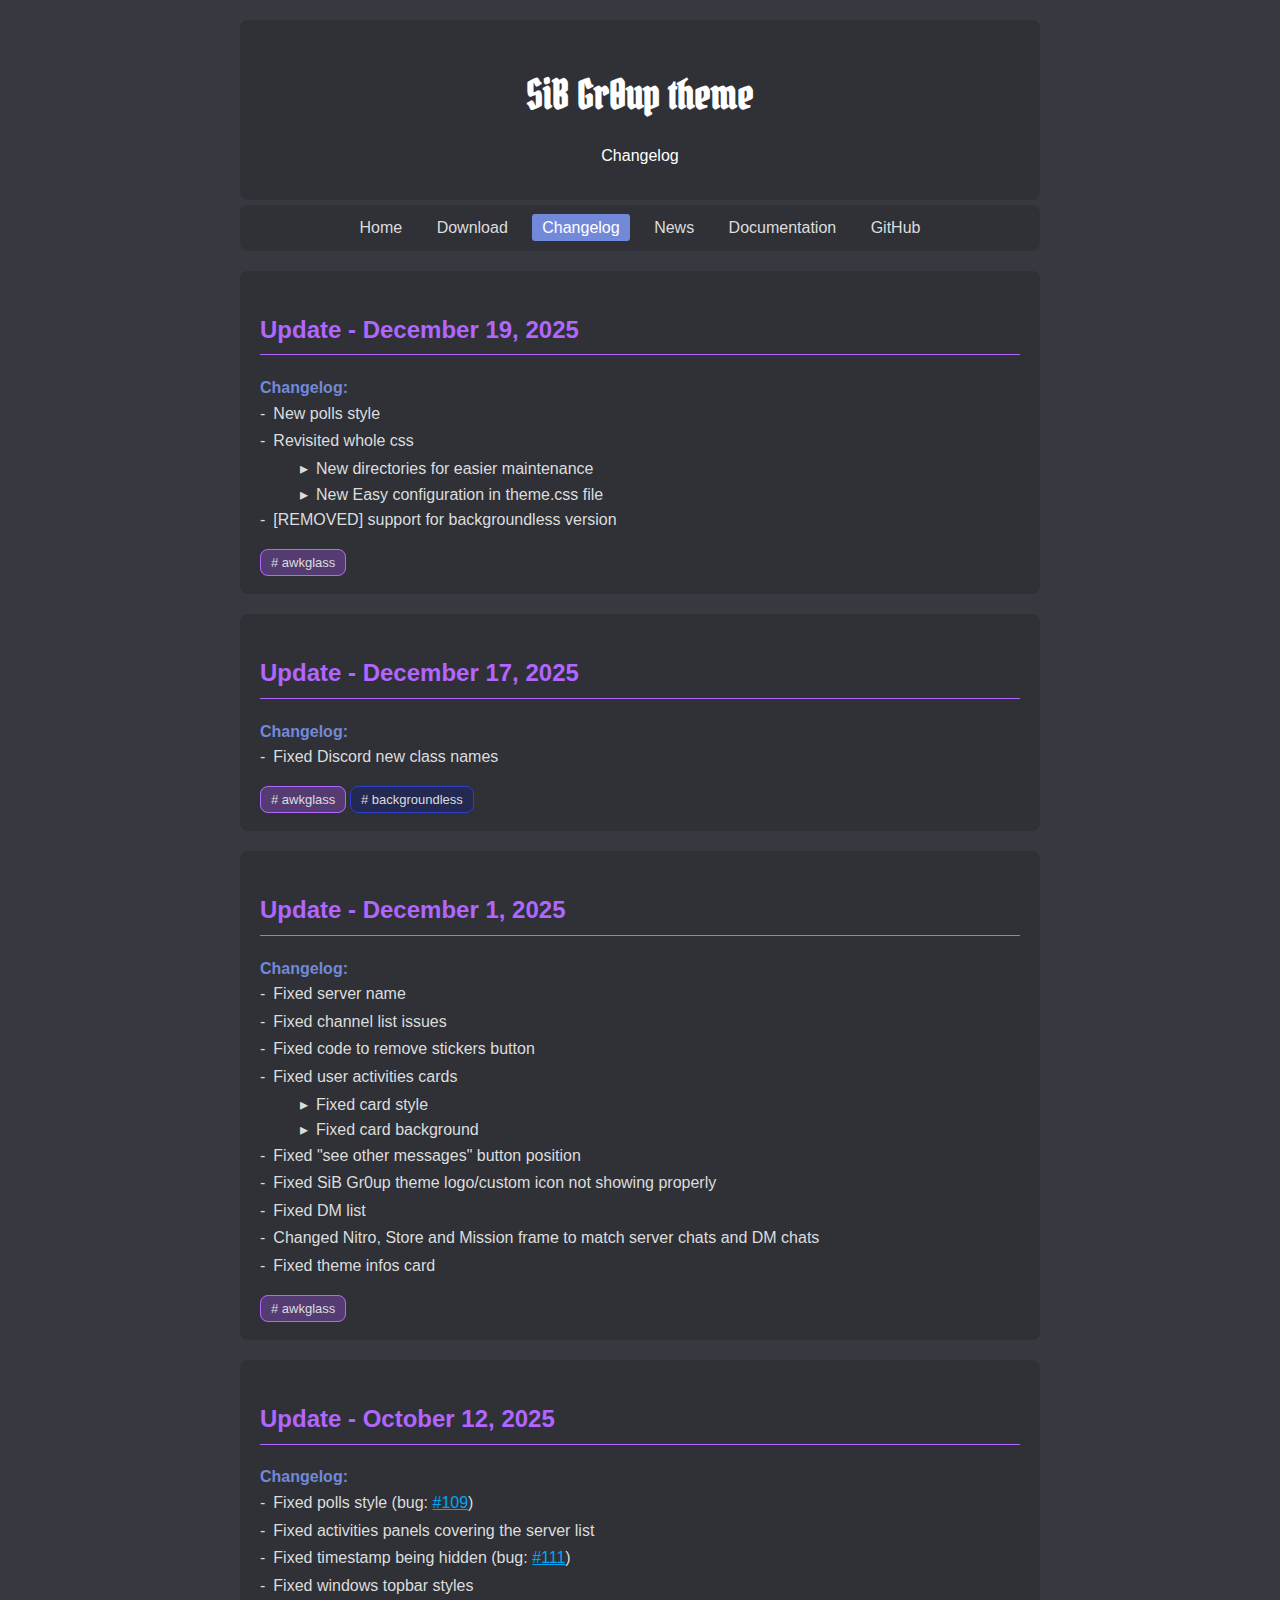
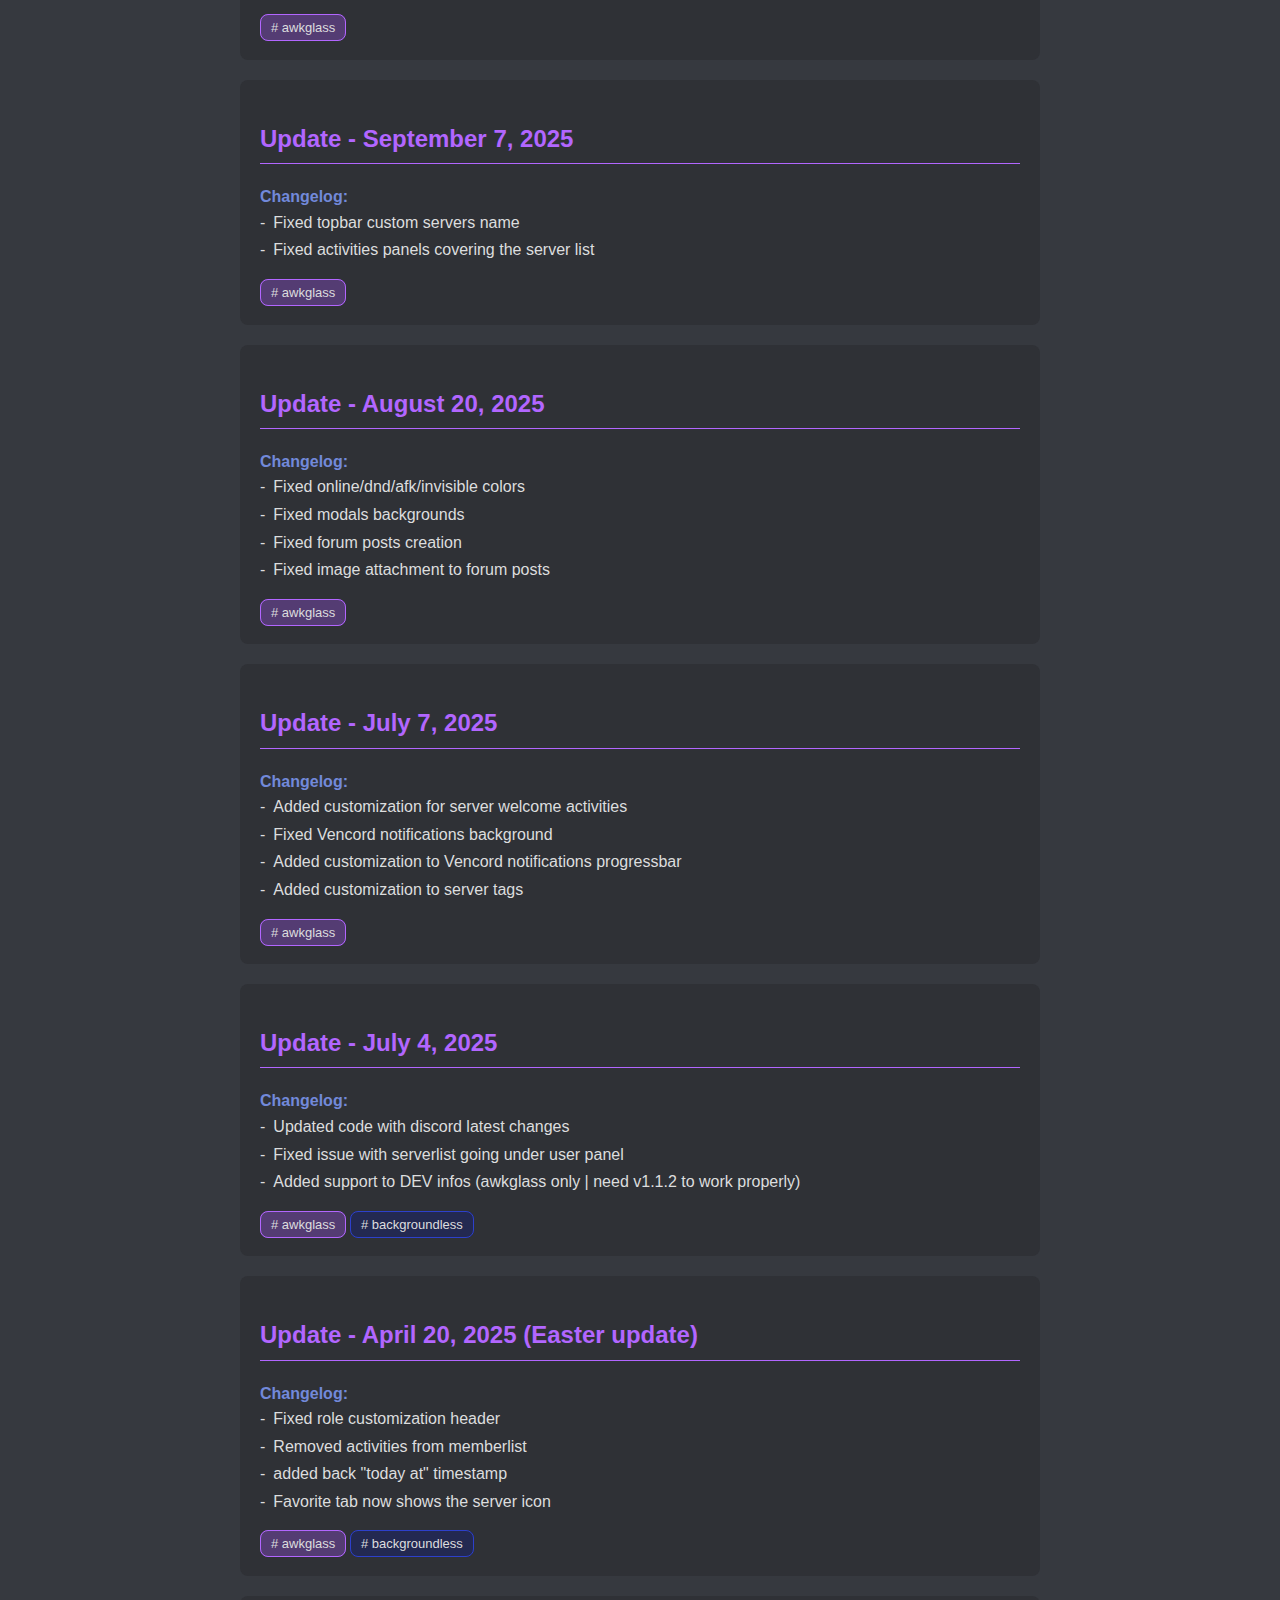
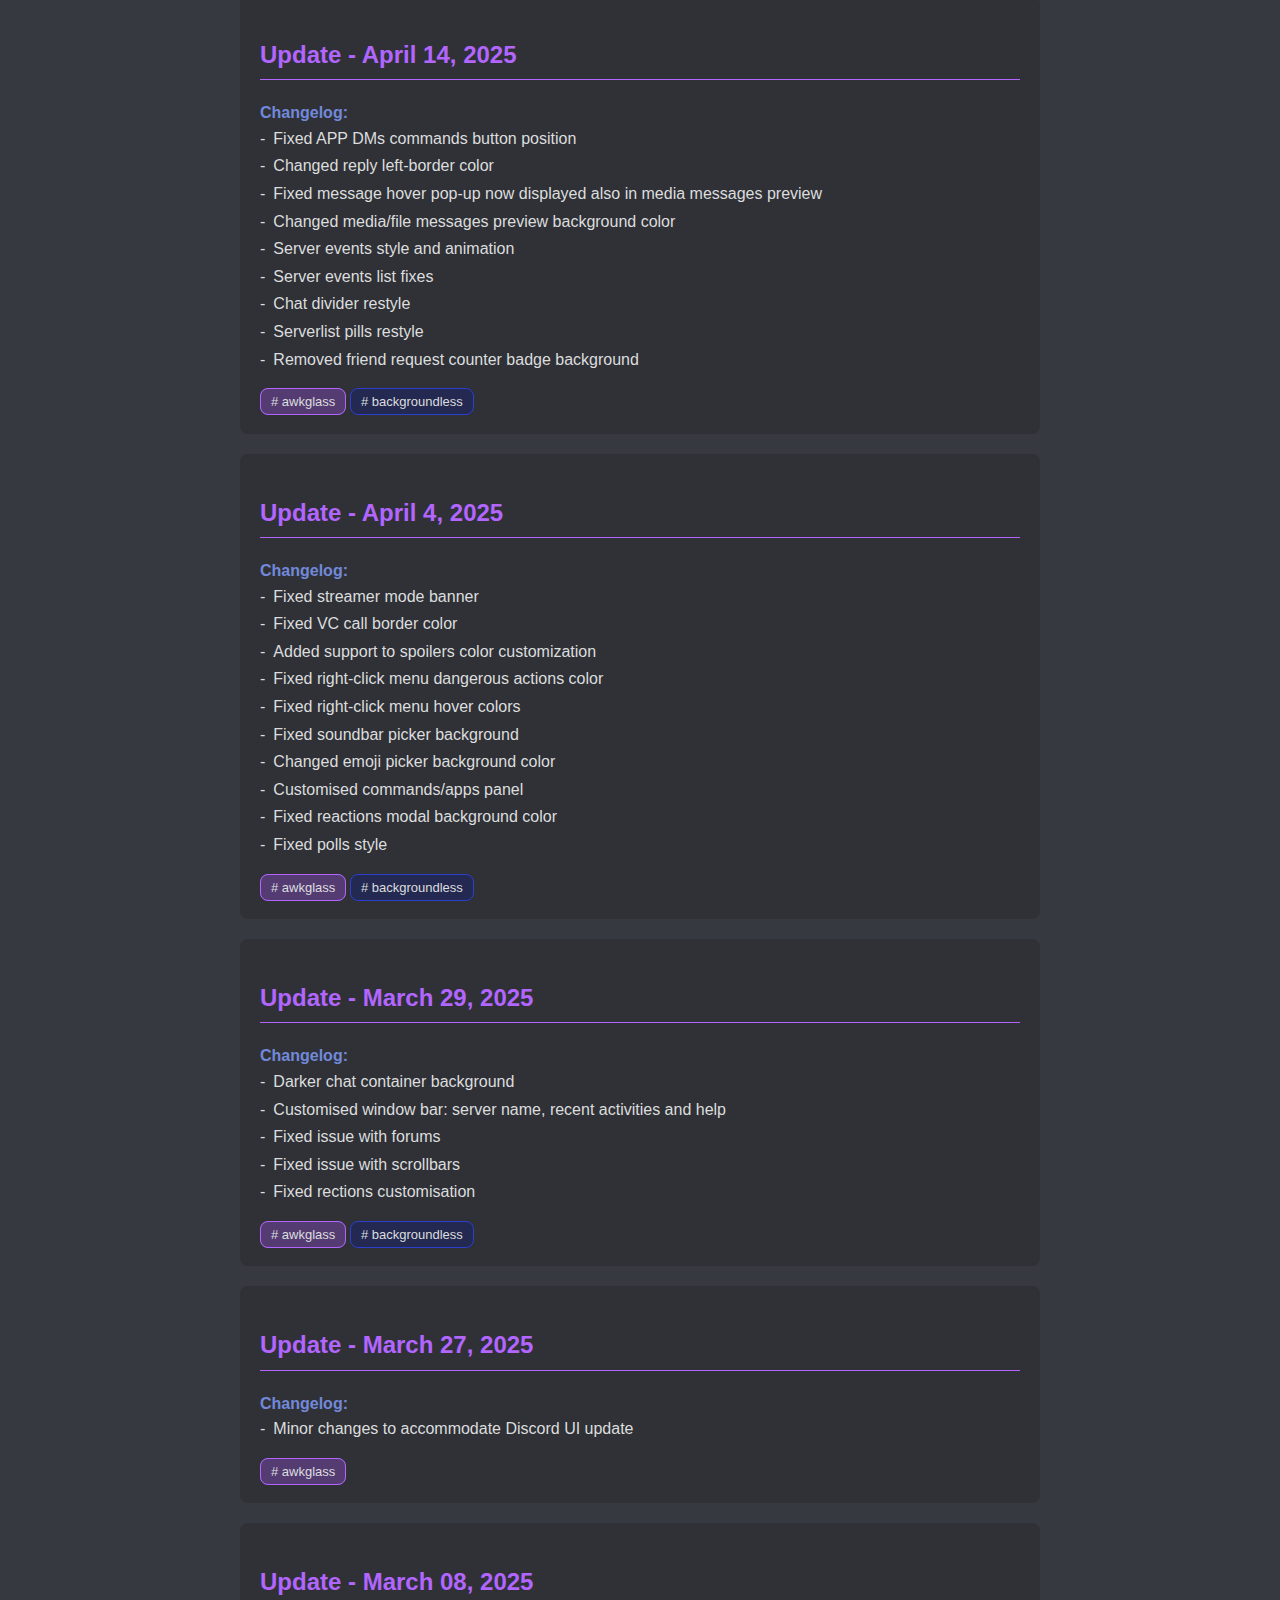
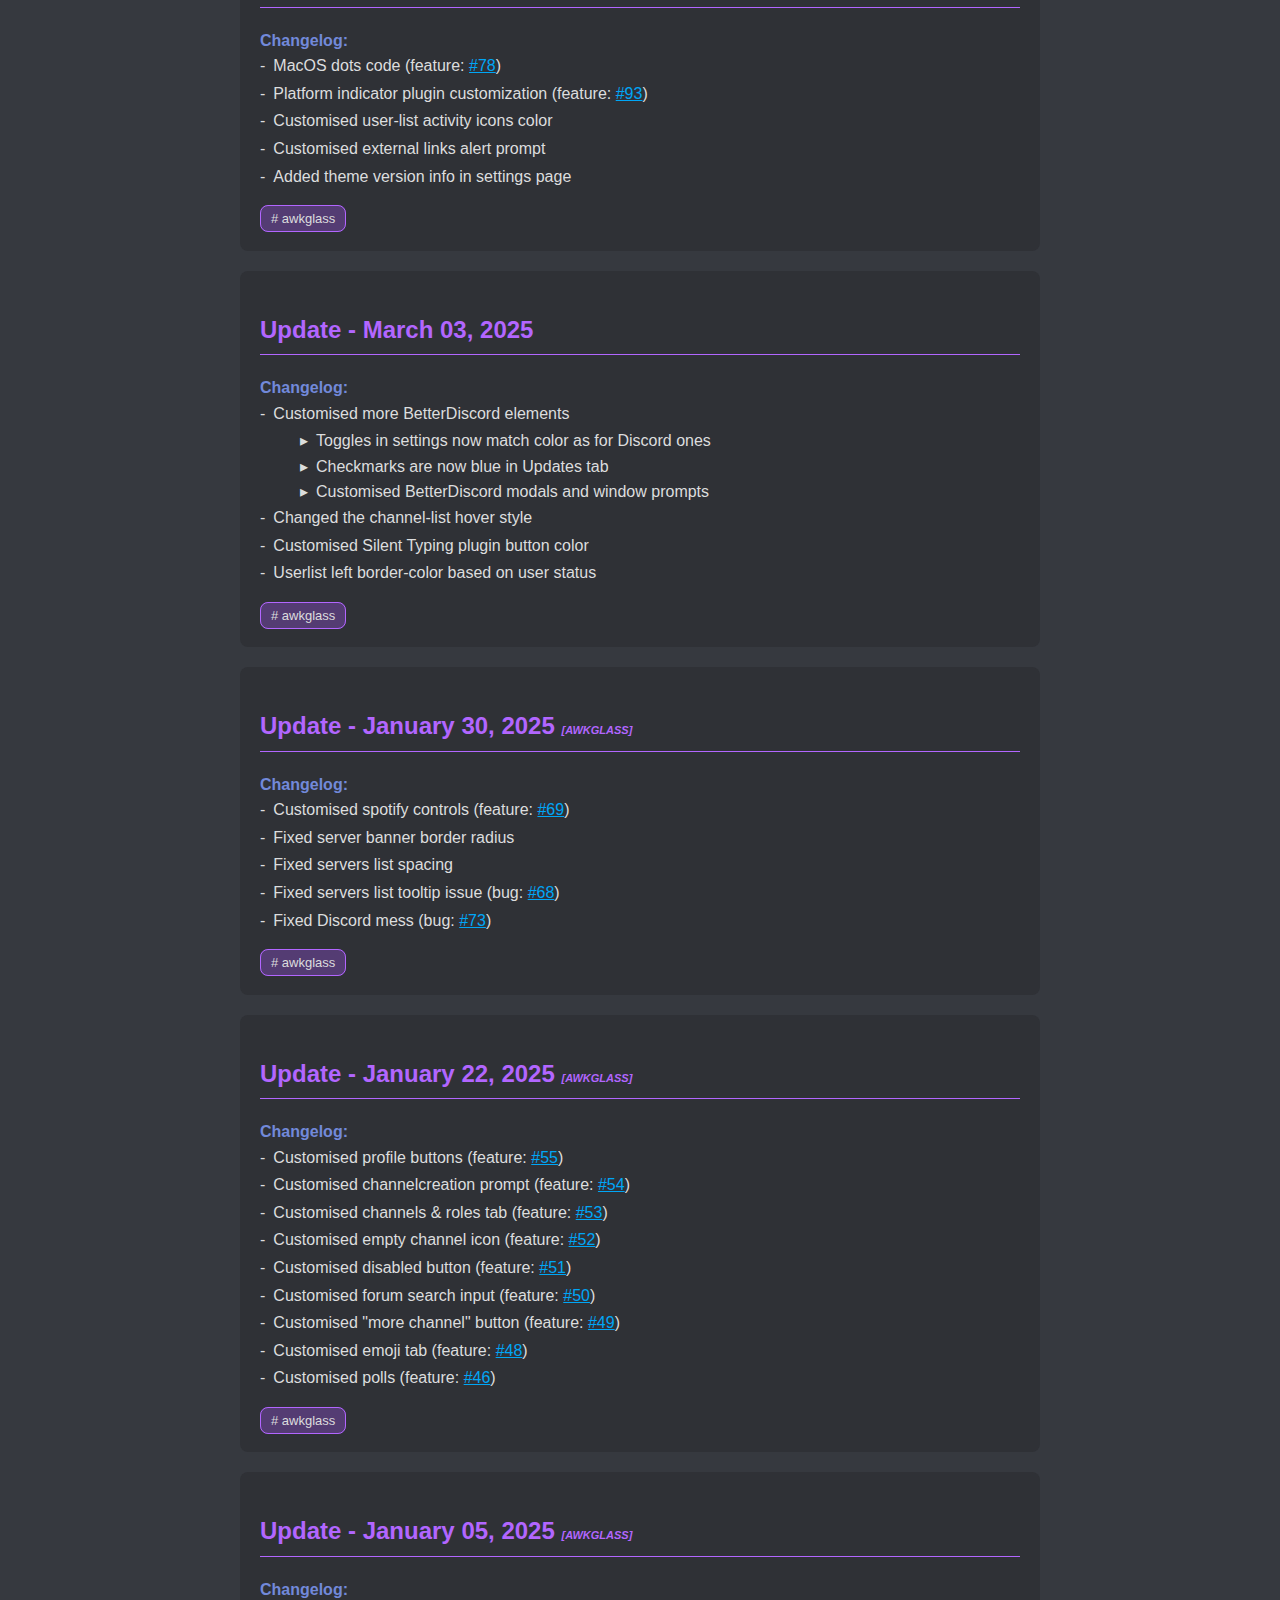
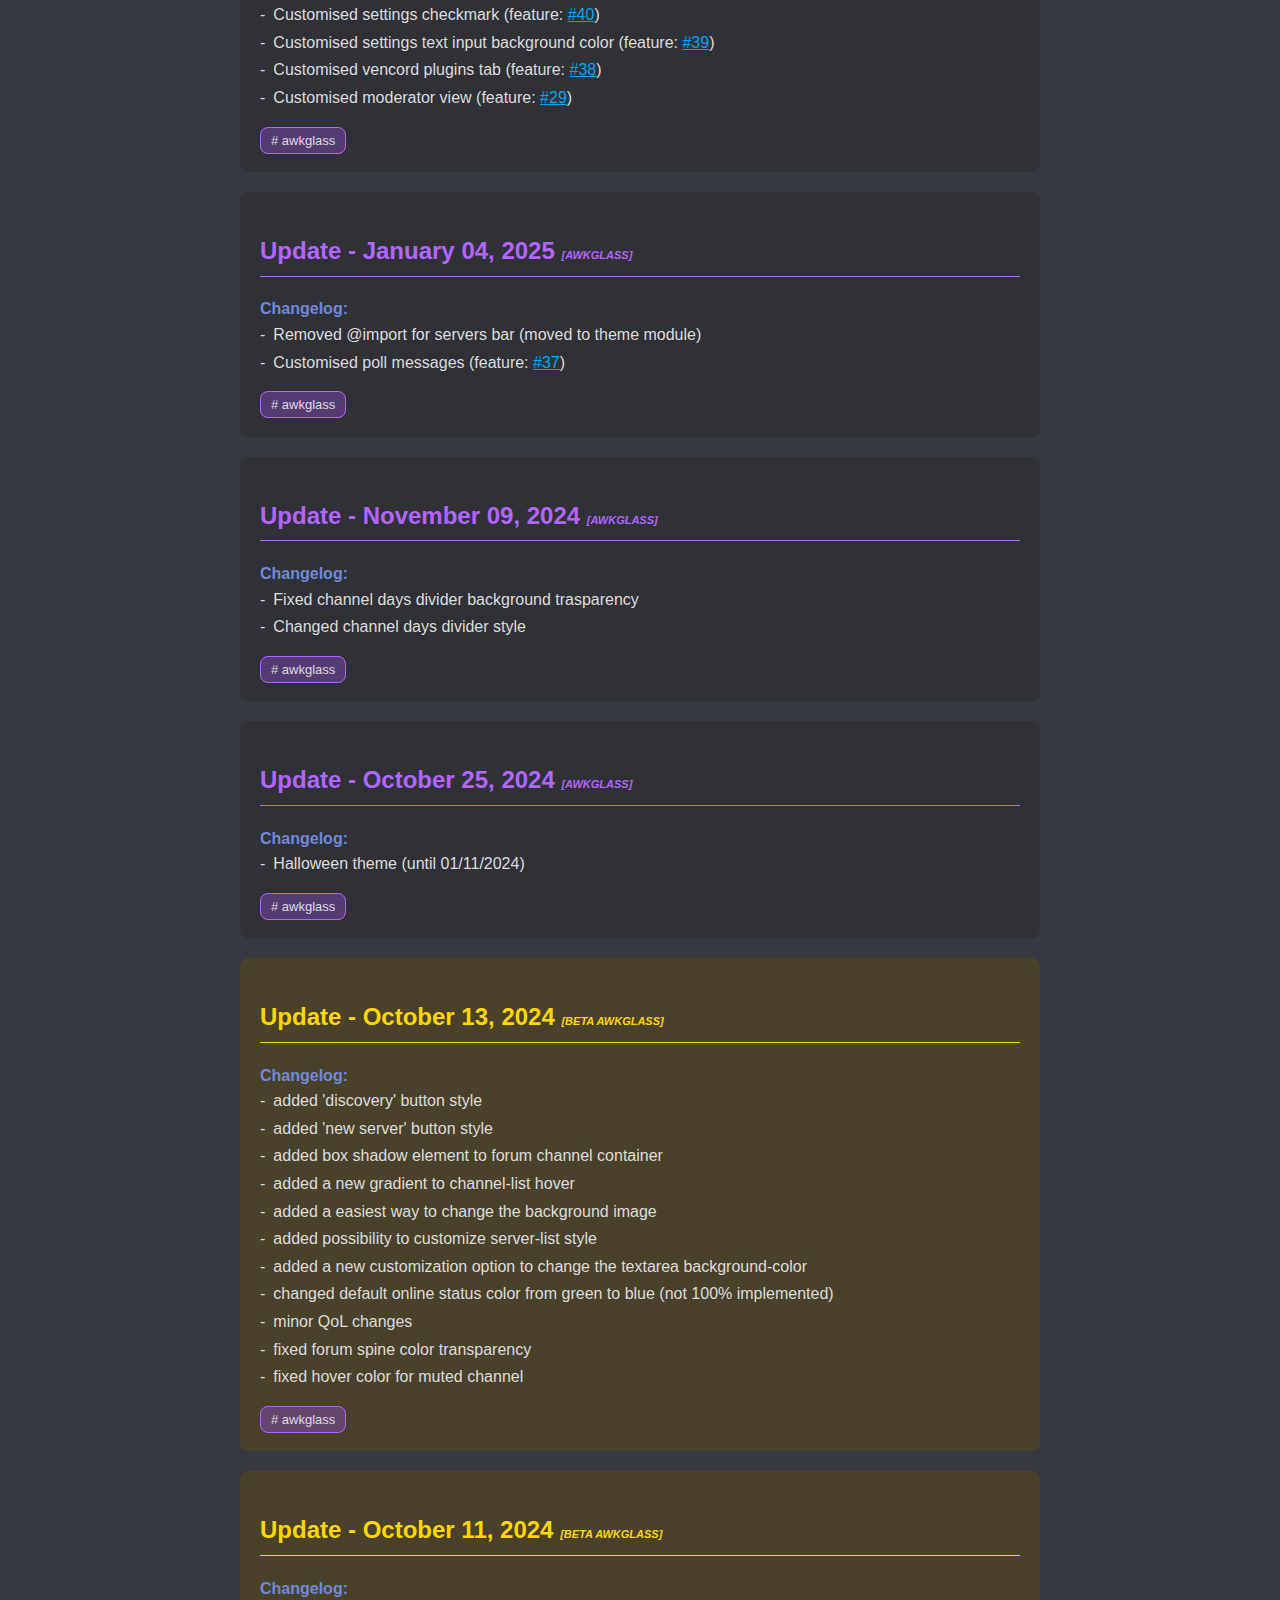
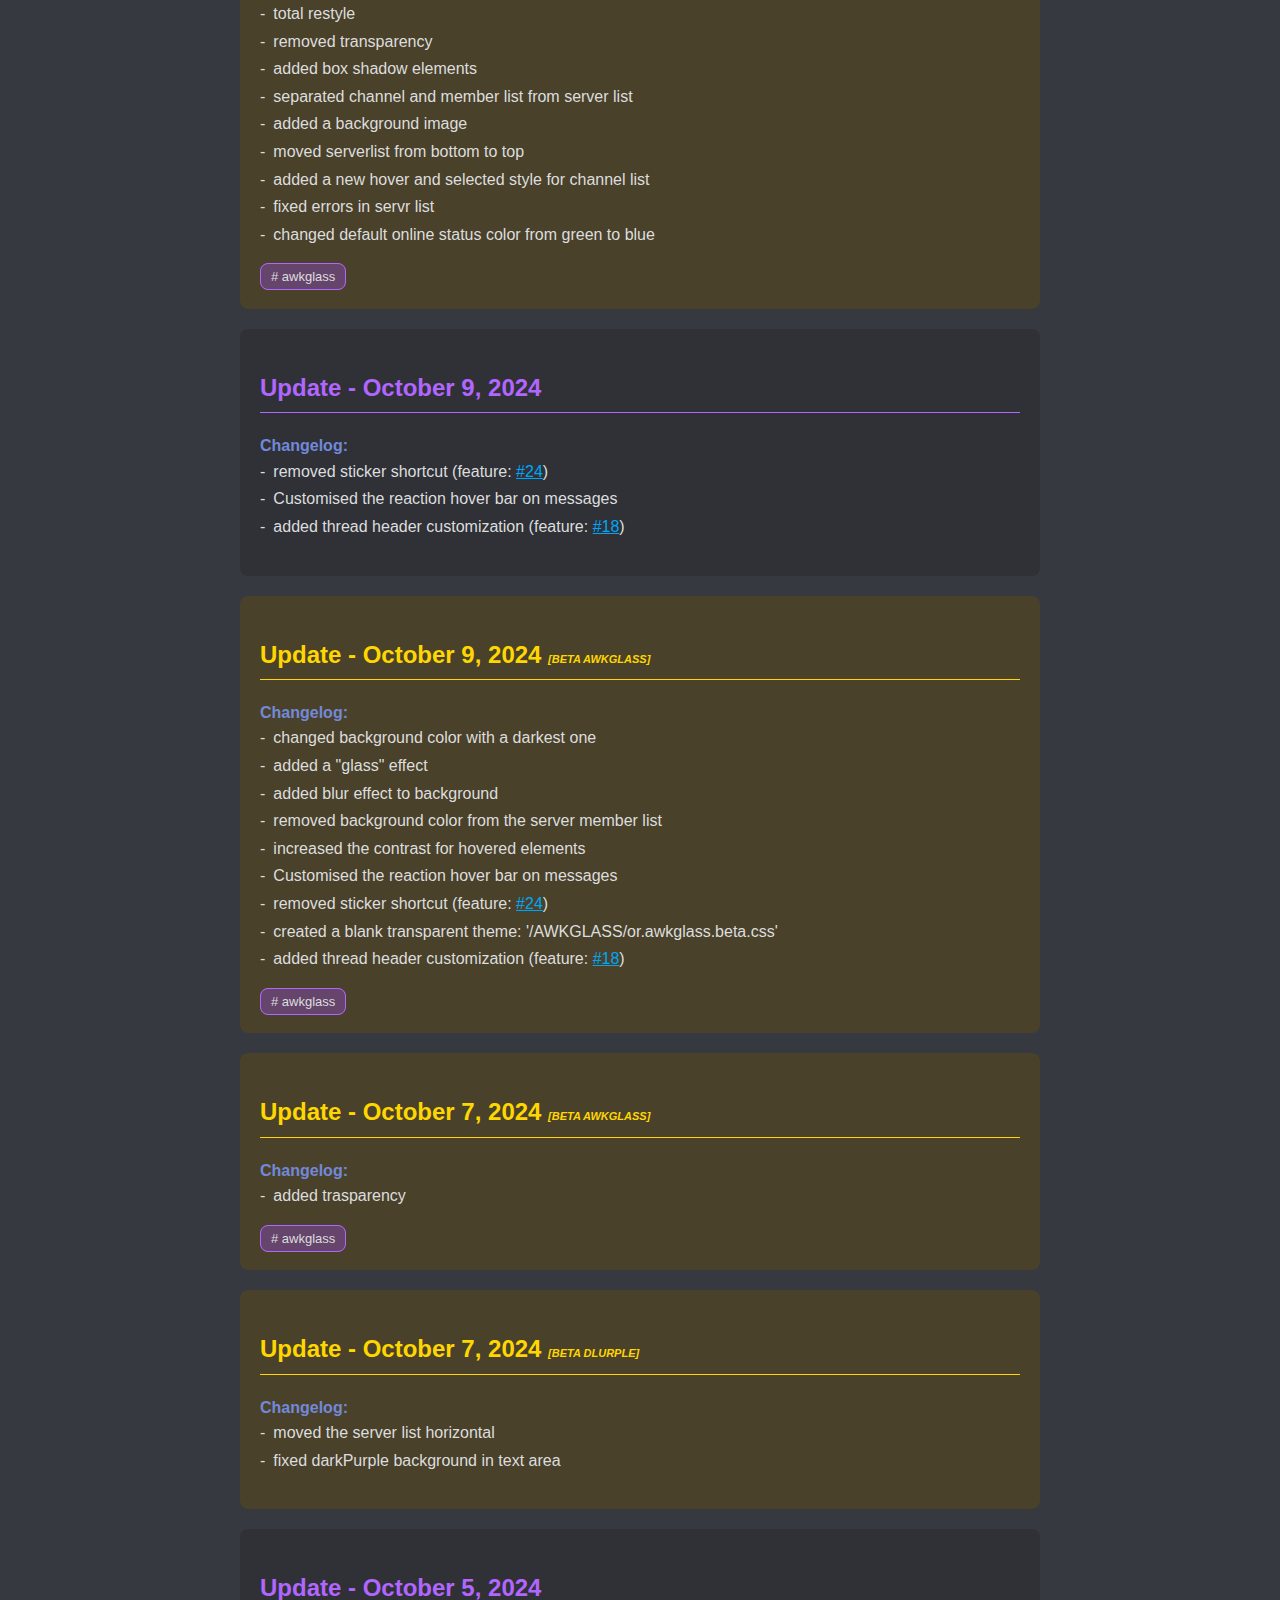
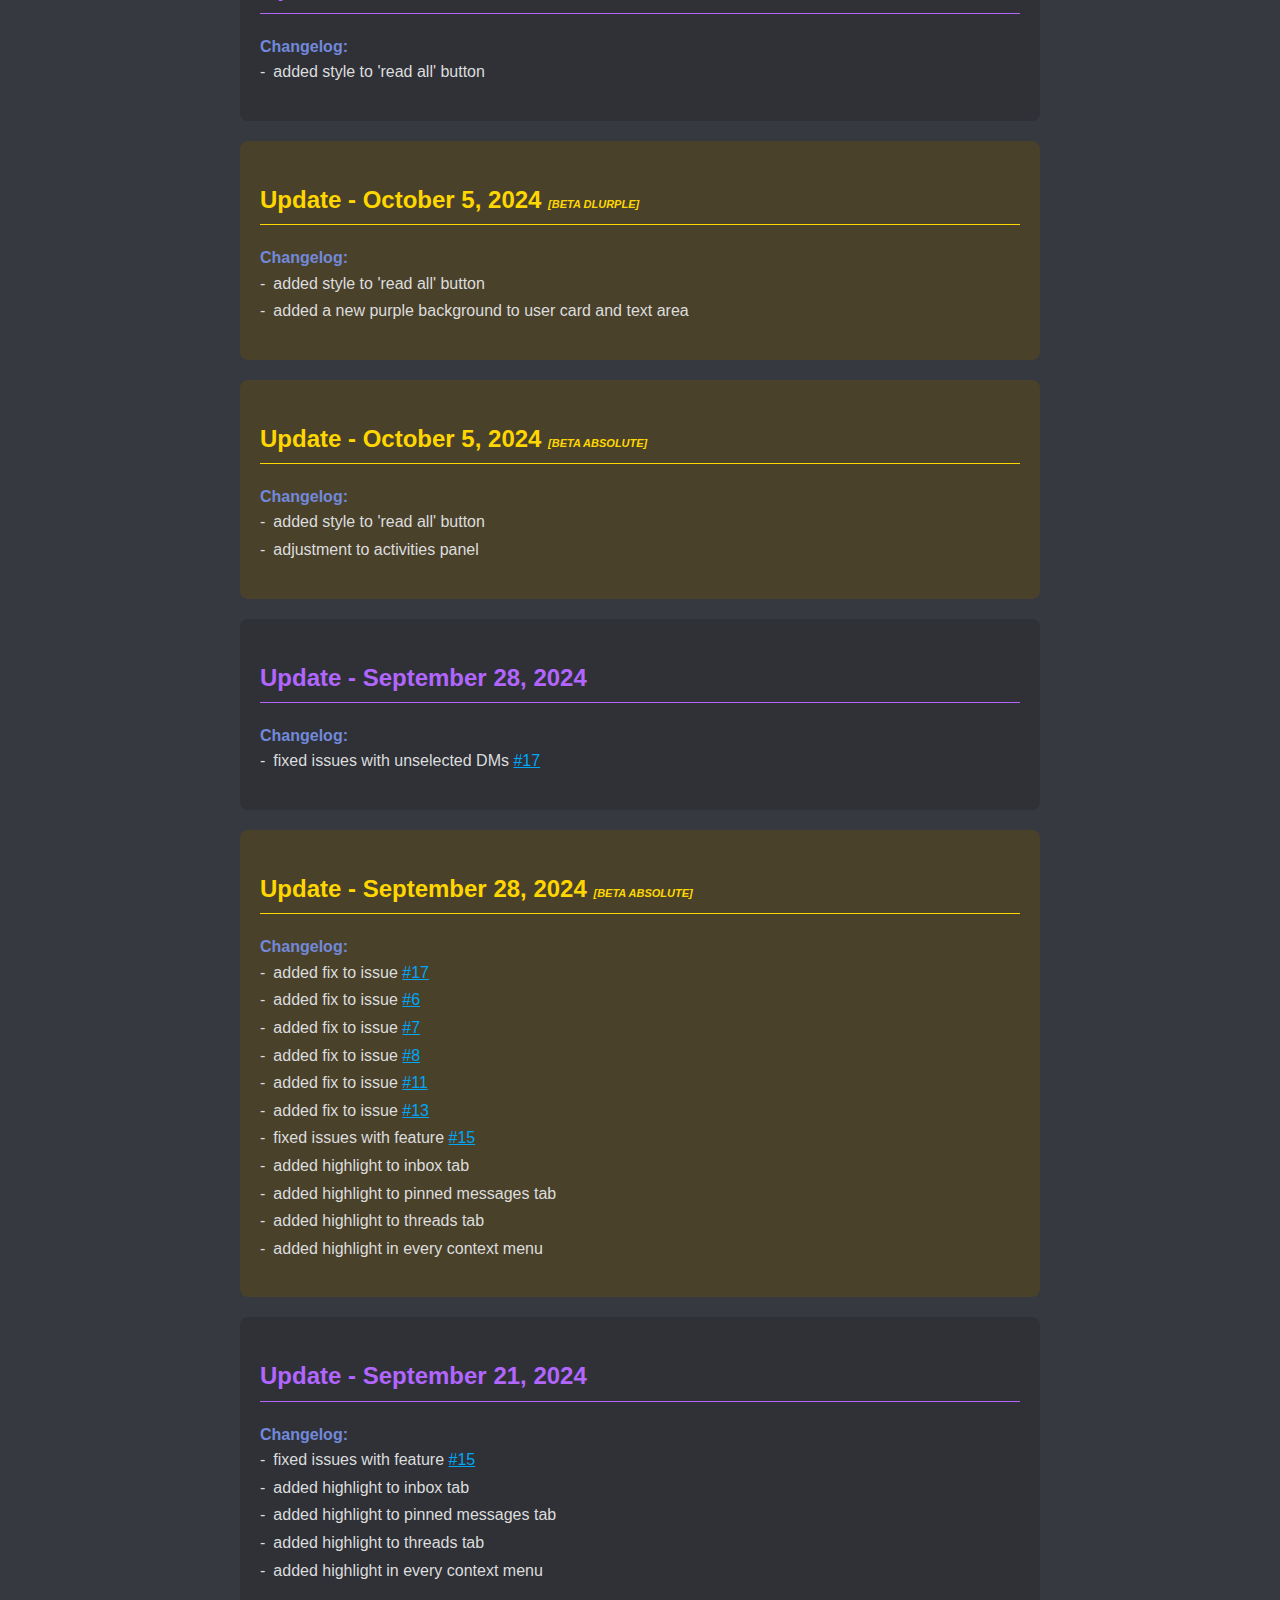
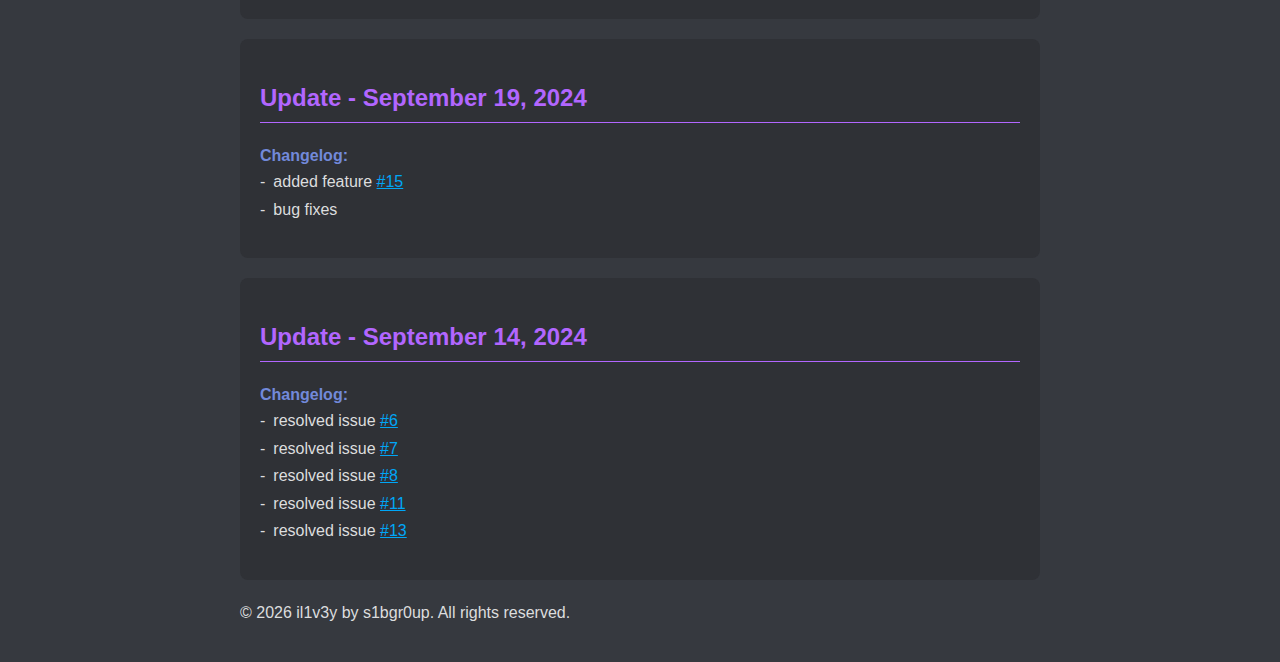
<file: changelog/index.html>
<!DOCTYPE html>
<html lang="en" prefix="og: https://ogp.me/ns#">

<head>
    <meta charset="UTF-8">
    <meta name="viewport" content="width=device-width, initial-scale=1.0">
    <title>Changelog - SiB Gr0up theme</title>
    <link href="https://fonts.googleapis.com/css2?family=Pirata+One&display=swap" rel="stylesheet">

    <meta name="msapplication-TileColor" content="#9f00a7">
    <meta name="theme-color" content="#ffffff">
    <meta property="og:title" content="Changelog" />
    <meta property="og:description" content="Changelog page for @il1v3y Discordia project" />
    <meta property="og:type" content="website" />
    <meta property="og:url" content="https://ind4skylivey.github.io/S1B-Discord/changelog/" />
    <meta property="og:image" content="https://i.imgur.com/rQ8Jokf.png" />
    <meta property="og:site_name" content="Discordia" />

    <style>
        body {
            font-family: Arial, sans-serif;
            line-height: 1.6;
            color: #dcddde;
            max-width: 800px;
            margin: 0 auto;
            padding: 20px;
            background-color: #36393f;
        }

        header {
            background-color: #2f3136;
            color: white;
            text-align: center;
            padding: 1rem;
            border-radius: 8px;
        }

        h1 {
            margin-bottom: 0;
            font-family: 'Pirata One', cursive;
            font-size: 2.5em;
        }

        .version-section {
            background-color: #2f3136;
            padding: 20px;
            margin: 20px 0;
            border-radius: 8px;
        }

        .version-title {
            color: #b266ff;
            border-bottom: 1px solid #b266ff;
            padding-bottom: 5px;
        }

        .changelog-list {
            list-style: none;
            padding-left: 0;
            margin-top: 0;
        }

        .changelog-list li::before {
            content: "-";
            padding-right: 8px;
        }

        .changelog-list li {
            margin-bottom: 2px;
        }

        .changelog-list le {
            display: list-item;
            list-style: none;
            padding-left: 0;
            margin-top: 0;
        }

        .changelog-list le::before {
            content: "▸";
            padding-right: 8px;
        }

        .changelog-type {
            font-weight: bold;
            color: #7289da;
        }

        .beta {
            background-color: #4a412a;
        }

        .beta .version-title {
            color: #ffd700;
            border-bottom-color: #ffd700;
        }

        warningtext {
            color: #ffd700;
        }

        /* tags */
        tag {
            font-size: 13px;
            -webkit-user-select: none;
            /* Safari */
            -ms-user-select: none;
            /* IE 10 and IE 11 */
            user-select: none;
            /* Standard syntax */
        }

        awktag {
            background-color: #904dd363;
            border: 1px solid #b266ff;
            border-radius: 8px;
            padding: 5px 10px;
        }

        awktag::after {
            content: "# awkglass";
        }

        bltag {
            background-color: #0f1d8359;
            border: 1px solid #2d40cb;
            border-radius: 8px;
            padding: 5px 10px;
        }

        bltag::after {
            content: "# backgroundless";
        }

        /* styles for navigation */
        nav {
            background-color: #2f3136;
            padding: 10px;
            margin-top: 5px;
            border-radius: 8px;
            text-align: center;
        }

        nav a {
            color: #dcddde;
            text-decoration: none;
            padding: 5px 10px;
            margin: 0 5px;
            border-radius: 3px;
            transition: background-color 0.3s;
        }

        nav a:hover {
            background-color: #b266ff;
            color: white;
        }

        nav a.active {
            background-color: #7289da;
            color: white;
        }

        li a {
            color: #00A6F6;
        }
    </style>
</head>

<body onload="updateCopyrightYear()">
    <header>
        <h1>SiB Gr0up theme</h1>
        <p>Changelog</p>
    </header>

    <nav>
        <a href="https://ind4skylivey.github.io/S1B-Discord">Home</a>
        <a href="https://ind4skylivey.github.io/S1B-Discord/releases">Download</a>
        <a href="#" class="active">Changelog</a>
        <a href="https://ind4skylivey.github.io/S1B-Discord/news">News</a>
        <a href="https://github.com/ind4skylivey/S1B-Discord/wiki">Documentation</a>
        <a href="https://github.com/ind4skylivey/S1B-Discord">GitHub</a>
    </nav>

    <main>

        <!--<section class="version-section">
            <h2 id="2025MMDD" class="version-title">Update - October X, 2025</h2>
            <span class="changelog-type">Changelog:</span>
            <ul class="changelog-list">
                <li></li>
            </ul>
            <tag>
                <awktag></awktag>
                <bltag></bltag>
            </tag>
        </section>-->

        <section class="version-section">
            <h2 id="20251218" class="version-title">Update - December 19, 2025</h2>
            <span class="changelog-type">Changelog:</span>
            <ul class="changelog-list">
                <li>New polls style</li>
                <li>Revisited whole css</li>
                <ul>
                    <le>New directories for easier maintenance</le>
                    <le>New Easy configuration in theme.css file</le>
                </ul>
                <li>[REMOVED] support for backgroundless version</li>
            </ul>
            <tag>
                <awktag></awktag>
            </tag>
        </section>

        <section class="version-section">
            <h2 id="20251217" class="version-title">Update - December 17, 2025</h2>
            <span class="changelog-type">Changelog:</span>
            <ul class="changelog-list">
                <li>Fixed Discord new class names</li>
            </ul>
            <tag>
                <awktag></awktag>
                <bltag></bltag>
            </tag>
        </section>

        <section class="version-section">
            <h2 id="20251201" class="version-title">Update - December 1, 2025</h2>
            <span class="changelog-type">Changelog:</span>
            <ul class="changelog-list">
                <li>Fixed server name</li>
                <li>Fixed channel list issues</li>
                <li>Fixed code to remove stickers button</li>
                <li>Fixed user activities cards</li>
                <ul>
                    <le>Fixed card style</le>
                    <le>Fixed card background</le>
                </ul>
                <li>Fixed "see other messages" button position</li>
                <li>Fixed SiB Gr0up theme logo/custom icon not showing properly</li>
                <li>Fixed DM list</li>
                <li>Changed Nitro, Store and Mission frame to match server chats and DM chats</li>
                <li>Fixed theme infos card</li>
            </ul>
            <tag>
                <awktag></awktag>
            </tag>
        </section>

        <section class="version-section">
            <h2 id="20251012" class="version-title">Update - October 12, 2025</h2>
            <span class="changelog-type">Changelog:</span>
            <ul class="changelog-list">
                <li>Fixed polls style (bug: <a href="https://github.com/ind4skylivey/S1B-Discord/issues/109">#109</a>)
                </li>
                <li>Fixed activities panels covering the server list</li>
                <li>Fixed timestamp being hidden (bug: <a
                        href="https://github.com/ind4skylivey/S1B-Discord/issues/111">#111</a>)</li>
                <li>Fixed windows topbar styles</li>
            </ul>
            <tag>
                <awktag></awktag>
            </tag>
        </section>

        <section class="version-section">
            <h2 id="20250907" class="version-title">Update - September 7, 2025</h2>
            <span class="changelog-type">Changelog:</span>
            <ul class="changelog-list">
                <li>Fixed topbar custom servers name</li>
                <li>Fixed activities panels covering the server list</li>
            </ul>
            <tag>
                <awktag></awktag>
            </tag>
        </section>

        <section class="version-section">
            <h2 id="20250820" class="version-title">Update - August 20, 2025</h2>
            <span class="changelog-type">Changelog:</span>
            <ul class="changelog-list">
                <li>Fixed online/dnd/afk/invisible colors</li>
                <li>Fixed modals backgrounds</li>
                <li>Fixed forum posts creation</li>
                <li>Fixed image attachment to forum posts</li>
            </ul>
            <tag>
                <awktag></awktag>
            </tag>
        </section>

        <section class="version-section">
            <h2 id="20250707" class="version-title">Update - July 7, 2025</h2>
            <span class="changelog-type">Changelog:</span>
            <ul class="changelog-list">
                <li>Added customization for server welcome activities</li>
                <li>Fixed Vencord notifications background</li>
                <li>Added customization to Vencord notifications progressbar</li>
                <li>Added customization to server tags</li>
            </ul>
            <tag>
                <awktag></awktag>
            </tag>
        </section>

        <section class="version-section">
            <h2 id="20250704" class="version-title">Update - July 4, 2025</h2>
            <span class="changelog-type">Changelog:</span>
            <ul class="changelog-list">
                <li>Updated code with discord latest changes</li>
                <li>Fixed issue with serverlist going under user panel</li>
                <li>Added support to DEV infos (awkglass only | need v1.1.2 to work properly)</li>
            </ul>
            <tag>
                <awktag></awktag>
                <bltag></bltag>
            </tag>
        </section>

        <section class="version-section">
            <h2 id="20250420" class="version-title">Update - April 20, 2025 (Easter update)</h2>
            <span class="changelog-type">Changelog:</span>
            <ul class="changelog-list">
                <li>Fixed role customization header</li>
                <li>Removed activities from memberlist</li>
                <li>added back "today at" timestamp</li>
                <li>Favorite tab now shows the server icon</li>
            </ul>
            <tag>
                <awktag></awktag>
                <bltag></bltag>
            </tag>
        </section>

        <section class="version-section">
            <h2 id="20250414" class="version-title">Update - April 14, 2025</h2>
            <span class="changelog-type">Changelog:</span>
            <ul class="changelog-list">
                <li>Fixed APP DMs commands button position</li>
                <li>Changed reply left-border color</li>
                <li>Fixed message hover pop-up now displayed also in media messages preview</li>
                <li>Changed media/file messages preview background color</li>
                <li>Server events style and animation</li>
                <li>Server events list fixes</li>
                <li>Chat divider restyle</li>
                <li>Serverlist pills restyle</li>
                <li>Removed friend request counter badge background</li>
            </ul>
            <tag>
                <awktag></awktag>
                <bltag></bltag>
            </tag>
        </section>

        <section class="version-section">
            <h2 id="20250404" class="version-title">Update - April 4, 2025</h2>
            <span class="changelog-type">Changelog:</span>
            <ul class="changelog-list">
                <li>Fixed streamer mode banner</li>
                <li>Fixed VC call border color</li>
                <li>Added support to spoilers color customization</li>
                <li>Fixed right-click menu dangerous actions color</li>
                <li>Fixed right-click menu hover colors</li>
                <li>Fixed soundbar picker background</li>
                <li>Changed emoji picker background color</li>
                <li>Customised commands/apps panel</li>
                <li>Fixed reactions modal background color</li>
                <li>Fixed polls style</li>
            </ul>
            <tag>
                <awktag></awktag>
                <bltag></bltag>
            </tag>
        </section>

        <section class="version-section">
            <h2 id="20250329" class="version-title">Update - March 29, 2025</h2>
            <span class="changelog-type">Changelog:</span>
            <ul class="changelog-list">
                <li>Darker chat container background</li>
                <li>Customised window bar: server name, recent activities and help</li>
                <li>Fixed issue with forums</li>
                <li>Fixed issue with scrollbars</li>
                <li>Fixed rections customisation</li>
            </ul>
            <tag>
                <awktag></awktag>
                <bltag></bltag>
            </tag>
        </section>

        <section class="version-section">
            <h2 id="20250327" class="version-title">Update - March 27, 2025</h2>
            <span class="changelog-type">Changelog:</span>
            <ul class="changelog-list">
                <li>Minor changes to accommodate Discord UI update</li>
            </ul>
            <tag>
                <awktag></awktag>
            </tag>
        </section>

        <section class="version-section">
            <h2 id="20250308" class="version-title">Update - March 08, 2025</h2>
            <span class="changelog-type">Changelog:</span>
            <ul class="changelog-list">
                <li>MacOS dots code (feature: <a href="https://github.com/ind4skylivey/S1B-Discord/issues/78">#78</a>)
                </li>
                <li>Platform indicator plugin customization (feature: <a
                        href="https://github.com/ind4skylivey/S1B-Discord/issues/93">#93</a>)</li>
                <li>Customised user-list activity icons color</li>
                <li>Customised external links alert prompt</li>
                <li>Added theme version info in settings page</li>
            </ul>
            <tag>
                <awktag></awktag>
            </tag>
        </section>

        <section class="version-section">
            <h2 id="20250303" class="version-title">Update - March 03, 2025</h2>
            <span class="changelog-type">Changelog:</span>
            <ul class="changelog-list">
                <li>Customised more BetterDiscord elements</li>
                <ul>
                    <le>Toggles in settings now match color as for Discord ones</le>
                    <le>Checkmarks are now blue in Updates tab</le>
                    <le>Customised BetterDiscord modals and window prompts</le>
                </ul>
                <li>Changed the channel-list hover style</li>
                <li>Customised Silent Typing plugin button color</li>
                <li>Userlist left border-color based on user status</li>
            </ul>
            <tag>
                <awktag></awktag>
            </tag>
        </section>

        <section class="version-section">
            <h2 id="20250130awkglass" class="version-title">Update - January 30, 2025 <i
                    style="font-size: 11px;">[AWKGLASS]</i></h2>
            <span class="changelog-type">Changelog:</span>
            <ul class="changelog-list">
                <li>Customised spotify controls (feature: <a
                        href="https://github.com/ind4skylivey/S1B-Discord/issues/69">#69</a>)</li>
                <li>Fixed server banner border radius</li>
                <li>Fixed servers list spacing</li>
                <li>Fixed servers list tooltip issue (bug: <a
                        href="https://github.com/ind4skylivey/S1B-Discord/issues/68">#68</a>)</li>
                <li>Fixed Discord mess (bug: <a href="https://github.com/ind4skylivey/S1B-Discord/issues/73">#73</a>)
                </li>
            </ul>
            <tag>
                <awktag></awktag>
            </tag>
        </section>

        <section class="version-section">
            <h2 id="20250122awkglass" class="version-title">Update - January 22, 2025 <i
                    style="font-size: 11px;">[AWKGLASS]</i></h2>
            <span class="changelog-type">Changelog:</span>
            <ul class="changelog-list">
                <li>Customised profile buttons (feature: <a
                        href="https://github.com/ind4skylivey/S1B-Discord/issues/55">#55</a>)</li>
                <li>Customised channelcreation prompt (feature: <a
                        href="https://github.com/ind4skylivey/S1B-Discord/issues/54">#54</a>)</li>
                <li>Customised channels & roles tab (feature: <a
                        href="https://github.com/ind4skylivey/S1B-Discord/issues/53">#53</a>)</li>
                <li>Customised empty channel icon (feature: <a
                        href="https://github.com/ind4skylivey/S1B-Discord/issues/52">#52</a>)</li>
                <li>Customised disabled button (feature: <a
                        href="https://github.com/ind4skylivey/S1B-Discord/issues/51">#51</a>)</li>
                <li>Customised forum search input (feature: <a
                        href="https://github.com/ind4skylivey/S1B-Discord/issues/50">#50</a>)</li>
                <li>Customised "more channel" button (feature: <a
                        href="https://github.com/ind4skylivey/S1B-Discord/issues/49">#49</a>)</li>
                <li>Customised emoji tab (feature: <a
                        href="https://github.com/ind4skylivey/S1B-Discord/issues/48">#48</a>)</li>
                <li>Customised polls (feature: <a href="https://github.com/ind4skylivey/S1B-Discord/issues/46">#46</a>)
                </li>
            </ul>
            <tag>
                <awktag></awktag>
            </tag>
        </section>

        <section class="version-section">
            <h2 id="20250105awkglass" class="version-title">Update - January 05, 2025 <i
                    style="font-size: 11px;">[AWKGLASS]</i></h2>
            <span class="changelog-type">Changelog:</span>
            <ul class="changelog-list">
                <li>Customised settings checkmark (feature: <a
                        href="https://github.com/ind4skylivey/S1B-Discord/issues/40">#40</a>)</li>
                <li>Customised settings text input background color (feature: <a
                        href="https://github.com/ind4skylivey/S1B-Discord/issues/39">#39</a>)</li>
                <li>Customised vencord plugins tab (feature: <a
                        href="https://github.com/ind4skylivey/S1B-Discord/issues/38">#38</a>)</li>
                <li>Customised moderator view (feature: <a
                        href="https://github.com/ind4skylivey/S1B-Discord/issues/29">#29</a>)</li>
            </ul>
            <tag>
                <awktag></awktag>
            </tag>
        </section>

        <section class="version-section">
            <h2 id="20250104awkglass" class="version-title">Update - January 04, 2025 <i
                    style="font-size: 11px;">[AWKGLASS]</i></h2>
            <span class="changelog-type">Changelog:</span>
            <ul class="changelog-list">
                <li>Removed @import for servers bar (moved to theme module)</li>
                <li>Customised poll messages (feature: <a
                        href="https://github.com/ind4skylivey/S1B-Discord/issues/37">#37</a>)</li>
            </ul>
            <tag>
                <awktag></awktag>
            </tag>
        </section>

        <section class="version-section">
            <h2 id="20241109awkglass" class="version-title">Update - November 09, 2024 <i
                    style="font-size: 11px;">[AWKGLASS]</i></h2>
            <span class="changelog-type">Changelog:</span>
            <ul class="changelog-list">
                <li>Fixed channel days divider background trasparency</li>
                <li>Changed channel days divider style</li>
            </ul>
            <tag>
                <awktag></awktag>
            </tag>
        </section>

        <section class="version-section">
            <h2 id="20241025awkglass" class="version-title">Update - October 25, 2024 <i
                    style="font-size: 11px;">[AWKGLASS]</i></h2>
            <span class="changelog-type">Changelog:</span>
            <ul class="changelog-list">
                <li>Halloween theme (until 01/11/2024)</li>
            </ul>
            <tag>
                <awktag></awktag>
            </tag>
        </section>

        <section class="version-section beta">
            <h2 id="20241013awkglass" class="version-title">Update - October 13, 2024 <i style="font-size: 11px;">[BETA
                    AWKGLASS]</i></h2>
            <span class="changelog-type">Changelog:</span>
            <ul class="changelog-list">
                <li>added 'discovery' button style</li>
                <li>added 'new server' button style</li>
                <li>added box shadow element to forum channel container</li>
                <li>added a new gradient to channel-list hover</li>
                <li>added a easiest way to change the background image</li>
                <li>added possibility to customize server-list style</li>
                <li>added a new customization option to change the textarea background-color</li>
                <li>changed default online status color from green to blue (not 100% implemented)</li>
                <li>minor QoL changes</li>
                <li>fixed forum spine color transparency</li>
                <li>fixed hover color for muted channel</li>
            </ul>
            <tag>
                <awktag></awktag>
            </tag>
        </section>

        <section class="version-section beta">
            <h2 id="20241011awkglass" class="version-title">Update - October 11, 2024 <i style="font-size: 11px;">[BETA
                    AWKGLASS]</i></h2>
            <span class="changelog-type">Changelog:</span>
            <ul class="changelog-list">
                <li>total restyle</li>
                <li>removed transparency</li>
                <li>added box shadow elements</li>
                <li>separated channel and member list from server list</li>
                <li>added a background image</li>
                <li>moved serverlist from bottom to top</li>
                <li>added a new hover and selected style for channel list</li>
                <li>fixed errors in servr list</li>
                <li>changed default online status color from green to blue</li>
            </ul>
            <tag>
                <awktag></awktag>
            </tag>
        </section>

        <section class="version-section">
            <h2 id="20241009" class="version-title">Update - October 9, 2024</h2>
            <span class="changelog-type">Changelog:</span>
            <ul class="changelog-list">
                <li>removed sticker shortcut (feature: <a
                        href="https://github.com/ind4skylivey/S1B-Discord/issues/24">#24</a>)</li>
                <li>Customised the reaction hover bar on messages</li>
                <li>added thread header customization (feature: <a
                        href="https://github.com/ind4skylivey/S1B-Discord/issues/18">#18</a>)</li>
            </ul>
        </section>

        <section class="version-section beta">
            <h2 id="20241009awkglass" class="version-title">Update - October 9, 2024 <i style="font-size: 11px;">[BETA
                    AWKGLASS]</i></h2>
            <span class="changelog-type">Changelog:</span>
            <ul class="changelog-list">
                <li>changed background color with a darkest one</li>
                <li>added a "glass" effect</li>
                <li>added blur effect to background</li>
                <li>removed background color from the server member list</li>
                <li>increased the contrast for hovered elements</li>
                <li>Customised the reaction hover bar on messages</li>
                <li>removed sticker shortcut (feature: <a
                        href="https://github.com/ind4skylivey/S1B-Discord/issues/24">#24</a>)</li>
                <li>created a blank transparent theme: '/AWKGLASS/or.awkglass.beta.css'</li>
                <li>added thread header customization (feature: <a
                        href="https://github.com/ind4skylivey/S1B-Discord/issues/18">#18</a>)</li>
            </ul>
            <tag>
                <awktag></awktag>
            </tag>
        </section>

        <section class="version-section beta">
            <h2 id="20241007awkglass" class="version-title">Update - October 7, 2024 <i style="font-size: 11px;">[BETA
                    AWKGLASS]</i></h2>
            <span class="changelog-type">Changelog:</span>
            <ul class="changelog-list">
                <li>added trasparency</li>
            </ul>
            <tag>
                <awktag></awktag>
            </tag>
        </section>

        <section class="version-section beta">
            <h2 id="20241007dlurple" class="version-title">Update - October 7, 2024 <i style="font-size: 11px;">[BETA
                    DLURPLE]</i></h2>
            <span class="changelog-type">Changelog:</span>
            <ul class="changelog-list">
                <li>moved the server list horizontal</li>
                <li>fixed darkPurple background in text area</li>
            </ul>
        </section>

        <section class="version-section">
            <h2 id="20241005" class="version-title">Update - October 5, 2024</h2>
            <span class="changelog-type">Changelog:</span>
            <ul class="changelog-list">
                <li>added style to 'read all' button</li>
            </ul>
        </section>

        <section class="version-section beta">
            <h2 id="20241005dlurple" class="version-title">Update - October 5, 2024 <i style="font-size: 11px;">[BETA
                    DLURPLE]</i></h2>
            <span class="changelog-type">Changelog:</span>
            <ul class="changelog-list">
                <li>added style to 'read all' button</li>
                <li>added a new purple background to user card and text area</li>
            </ul>
        </section>

        <section class="version-section beta">
            <h2 id="20241005absolute" class="version-title">Update - October 5, 2024 <i style="font-size: 11px;">[BETA
                    ABSOLUTE]</i></h2>
            <span class="changelog-type">Changelog:</span>
            <ul class="changelog-list">
                <li>added style to 'read all' button</li>
                <li>adjustment to activities panel</li>
            </ul>
        </section>

        <section class="version-section">
            <h2 id="20240928" class="version-title">Update - September 28, 2024</h2>
            <span class="changelog-type">Changelog:</span>
            <ul class="changelog-list">
                <li>fixed issues with unselected DMs <a
                        href="https://github.com/ind4skylivey/S1B-Discord/issues/17">#17</a></li>
            </ul>
        </section>

        <section class="version-section beta">
            <h2 id="20240928absolute" class="version-title">Update - September 28, 2024 <i
                    style="font-size: 11px;">[BETA ABSOLUTE]</i></h2>
            <span class="changelog-type">Changelog:</span>
            <ul class="changelog-list">
                <li>added fix to issue <a href="https://github.com/ind4skylivey/S1B-Discord/issues/17">#17</a></li>
                <li>added fix to issue <a href="https://github.com/ind4skylivey/S1B-Discord/issues/6">#6</a></li>
                <li>added fix to issue <a href="https://github.com/ind4skylivey/S1B-Discord/issues/7">#7</a></li>
                <li>added fix to issue <a href="https://github.com/ind4skylivey/S1B-Discord/issues/8">#8</a></li>
                <li>added fix to issue <a href="https://github.com/ind4skylivey/S1B-Discord/issues/11">#11</a></li>
                <li>added fix to issue <a href="https://github.com/ind4skylivey/S1B-Discord/issues/13">#13</a></li>
                <li>fixed issues with feature <a href="https://github.com/ind4skylivey/S1B-Discord/issues/15">#15</a>
                </li>
                <li>added highlight to inbox tab</li>
                <li>added highlight to pinned messages tab</li>
                <li>added highlight to threads tab</li>
                <li>added highlight in every context menu</li>
            </ul>
        </section>

        <section class="version-section">
            <h2 id="20240921" class="version-title">Update - September 21, 2024</h2>
            <span class="changelog-type">Changelog:</span>
            <ul class="changelog-list">
                <li>fixed issues with feature <a href="https://github.com/ind4skylivey/S1B-Discord/issues/15">#15</a>
                </li>
                <li>added highlight to inbox tab</li>
                <li>added highlight to pinned messages tab</li>
                <li>added highlight to threads tab</li>
                <li>added highlight in every context menu</li>
            </ul>
        </section>

        <section class="version-section">
            <h2 id="20240919" class="version-title">Update - September 19, 2024</h2>
            <span class="changelog-type">Changelog:</span>
            <ul class="changelog-list">
                <li>added feature <a href="https://github.com/ind4skylivey/S1B-Discord/issues/15">#15</a></li>
                <li>bug fixes</li>
            </ul>
        </section>

        <section class="version-section">
            <h2 id="20240914" class="version-title">Update - September 14, 2024</h2>
            <span class="changelog-type">Changelog:</span>
            <ul class="changelog-list">
                <li>resolved issue <a href="https://github.com/ind4skylivey/S1B-Discord/issues/6">#6</a></li>
                <li>resolved issue <a href="https://github.com/ind4skylivey/S1B-Discord/issues/7">#7</a></li>
                <li>resolved issue <a href="https://github.com/ind4skylivey/S1B-Discord/issues/8">#8</a></li>
                <li>resolved issue <a href="https://github.com/ind4skylivey/S1B-Discord/issues/11">#11</a></li>
                <li>resolved issue <a href="https://github.com/ind4skylivey/S1B-Discord/issues/13">#13</a></li>
            </ul>
        </section>

    </main>

    <footer>
        <p>&copy; 202X il1v3y by s1bgr0up. All rights reserved.</p>
    </footer>

    <script>
        function updateCopyrightYear(selector = 'footer p') {
            const yearElement = document.querySelector(selector);
            if (yearElement) {
                const currentYear = new Date().getFullYear();
                yearElement.innerHTML = `&copy; ${currentYear} il1v3y by s1bgr0up. All rights reserved.`;
            }
        }
    </script>

</body>

</html>
</file>
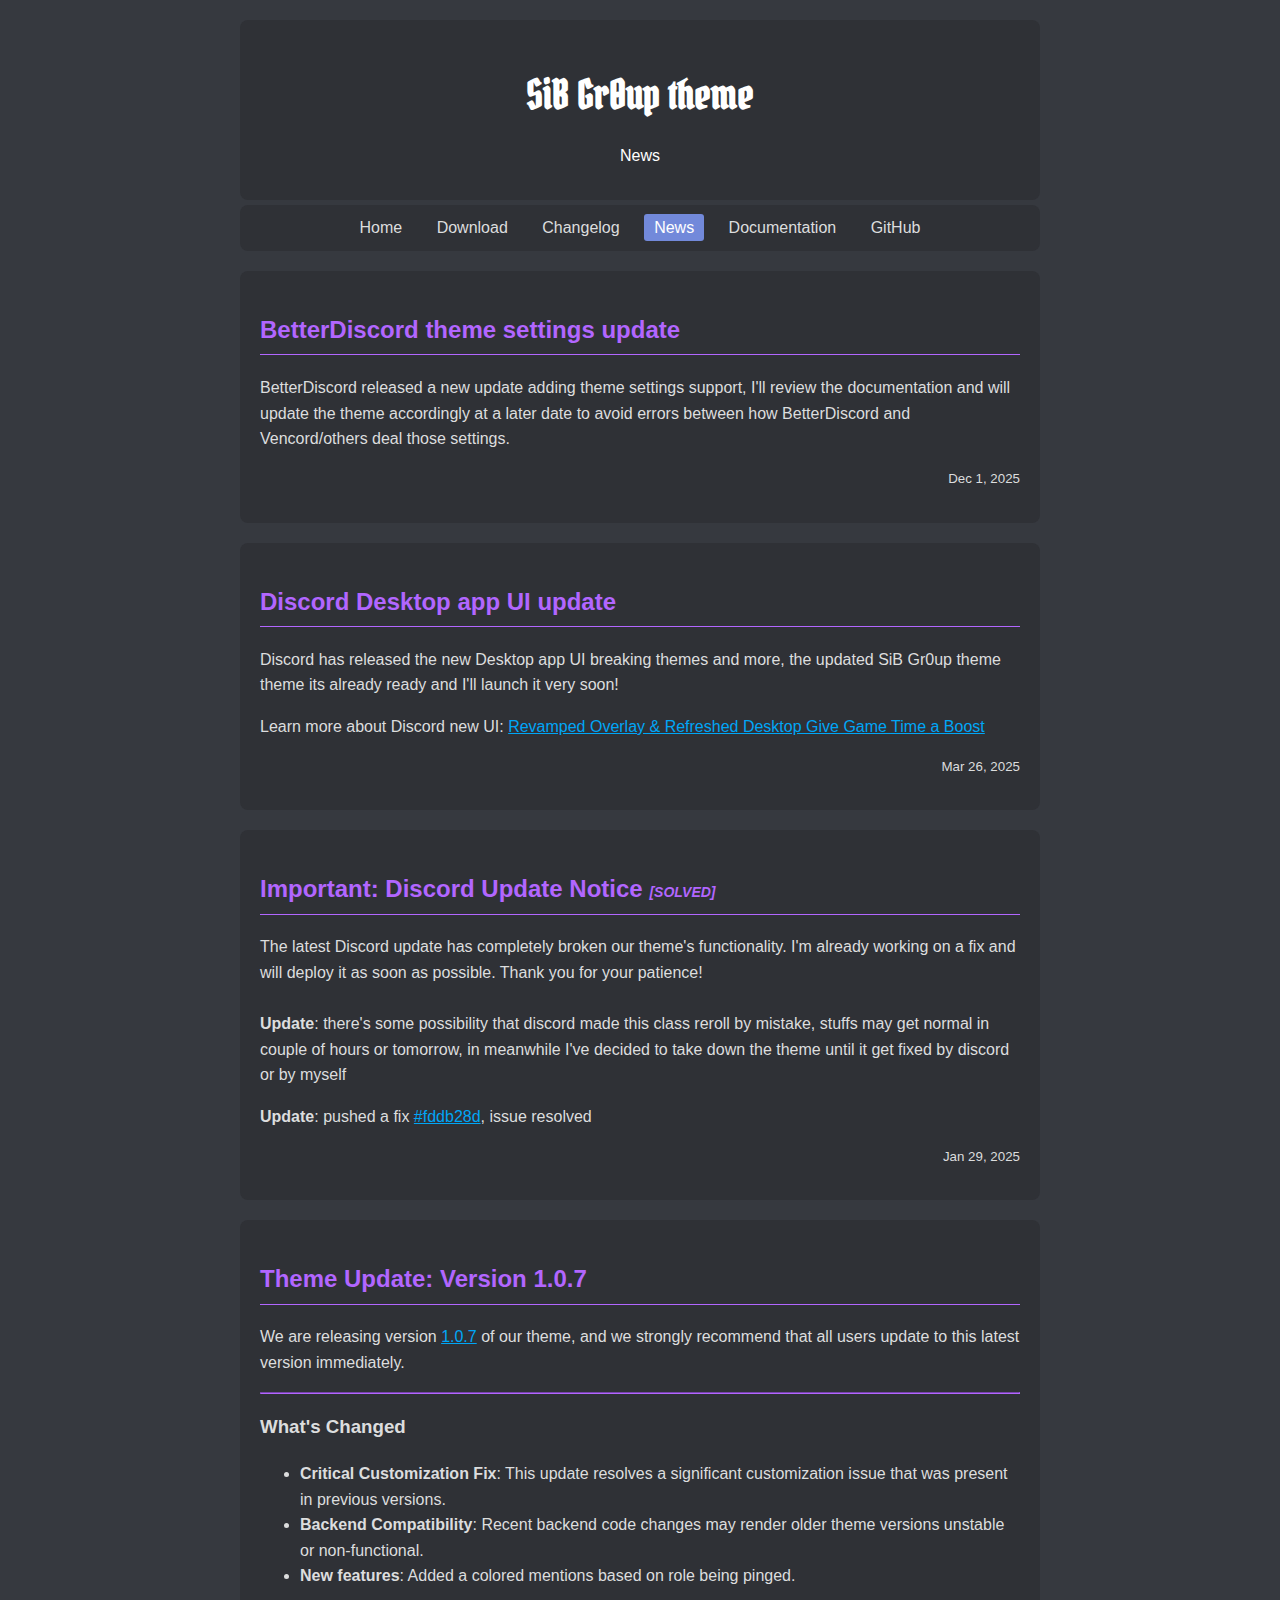
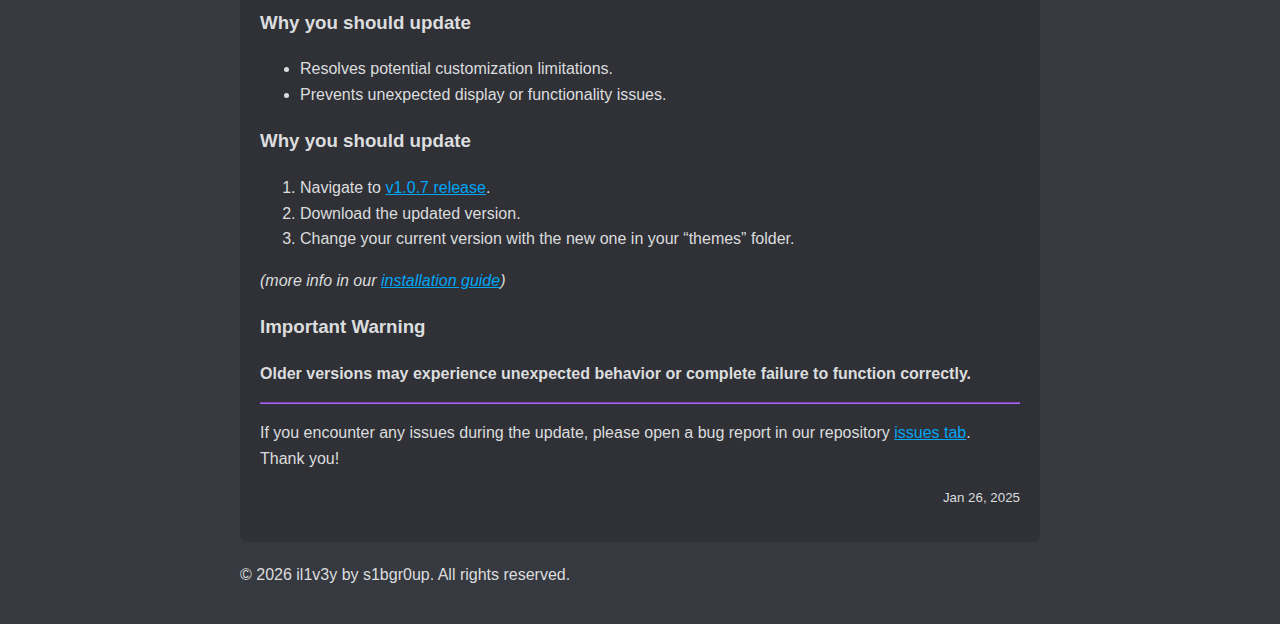
<file: news/index.html>
<!DOCTYPE html>
<html lang="en" prefix="og: https://ogp.me/ns#">

<head>
    <meta charset="UTF-8">
    <meta name="viewport" content="width=device-width, initial-scale=1.0">
    <title>News - SiB Gr0up theme</title>
    <link href="https://fonts.googleapis.com/css2?family=Pirata+One&display=swap" rel="stylesheet">

    <meta name="msapplication-TileColor" content="#9f00a7">
    <meta name="theme-color" content="#ffffff">
    <meta property="og:title" content="SiB Gr0up theme" />
    <meta property="og:description" content="High-performance dark theme for Legcord & Vencord featuring neon aesthetics, glassmorphism, and terminal vibes." />
    <meta property="og:type" content="website" />
    <meta property="og:url" content="https://ind4skylivey.github.io/S1B-Discord/" />
    <meta property="og:image" content="https://i.imgur.com/rQ8Jokf.png" />
    <meta property="og:site_name" content="Discordia" />
    <style>
        body {
            font-family: Arial, sans-serif;
            line-height: 1.6;
            color: #dcddde;
            max-width: 800px;
            margin: 0 auto;
            padding: 20px;
            background-color: #36393f;
            /* Discord dark theme background */
        }

        header {
            background-color: #2f3136;
            /* Discord darker gray */
            color: white;
            text-align: center;
            padding: 1rem;
            border-radius: 8px;
        }

        h1 {
            margin-bottom: 0;
            font-family: 'Pirata One', cursive;
            font-size: 2.5em;
        }

        .button {
            display: inline-block;
            background-color: #7289da;
            color: white;
            padding: 10px 20px;
            text-decoration: none;
            border-radius: 8px;
            transition: background-color 0.3s;
            margin-top: 5px;
        }

        .button:hover {
            background-color: #5b6eae;
        }

        section {
            background-color: #2f3136;
            /* Discord darker gray */
            padding: 20px;
            margin: 20px 0;
            border-radius: 8px;
        }
        section a {
            color: #00A6F6;
        }

        .title {
            color: #b266ff;
            border-bottom: 1px solid #b266ff;
            padding-bottom: 5px;
        }
        hr {
            border-color: #b266ff;
        }

        /* styles for navigation */
        nav {
            background-color: #2f3136;
            padding: 10px;
            margin-top: 5px;
            border-radius: 8px;
            text-align: center;
        }

        nav a {
            color: #dcddde;
            text-decoration: none;
            padding: 5px 10px;
            margin: 0 5px;
            border-radius: 3px;
            transition: background-color 0.3s;
        }

        nav a:hover {
            background-color: #b266ff;
            color: white;
        }

        nav a.active {
            background-color: #7289da;
            color: white;
        }
    </style>
</head>

<body onload="updateCopyrightYear()">
    <header>
        <h1>SiB Gr0up theme</h1>
        <p>News</p>
    </header>

    <nav>
        <a href="https://ind4skylivey.github.io/S1B-Discord/">Home</a>
        <a href="https://ind4skylivey.github.io/S1B-Discord/releases">Download</a>
        <a href="https://ind4skylivey.github.io/S1B-Discord/changelog">Changelog</a>
        <a href="#" class="active">News</a>
        <a href="https://github.com/ind4skylivey/S1B-Discord/wiki">Documentation</a>
        <a href="https://github.com/ind4skylivey/S1B-Discord">GitHub</a>
    </nav>

    <main>

        <section>
            <h2 id="betterdiscordthemesupdate" class="title">BetterDiscord theme settings update</h2>
            <p>BetterDiscord released a new update adding theme settings support, I'll review the documentation and will update the theme accordingly at a later date to avoid errors between how BetterDiscord and Vencord/others deal those settings.</p>
            <p style="text-align:right; font-size:smaller;">Dec 1, 2025</p>
        </section>

        <section>
            <h2 id="discorduiupdate" class="title">Discord Desktop app UI update</h2>
            <p>Discord has released the new Desktop app UI breaking themes and more, the updated SiB Gr0up theme theme its already ready and I'll launch it very soon!</p>
            <p>Learn more about Discord new UI: <a href="https://discord.com/blog/player-release-q12025#3">Revamped Overlay & Refreshed Desktop Give Game Time a Boost</a></p>
            <p style="text-align:right; font-size:smaller;">Mar 26, 2025</p>
        </section>

        <section>
            <h2 id="20250129update" class="title">Important: Discord Update Notice <i style="font-size: 14px;">[SOLVED]</i></h2>
            <p>The latest Discord update has completely broken our theme's functionality. I'm already working on a fix and will deploy it as soon as possible. Thank you for your patience!<br><br><b>Update</b>: there's some possibility that discord made this class reroll by mistake, stuffs may get normal in couple of hours or tomorrow, in meanwhile I've decided to take down the theme until it get fixed by discord or by myself</p>
            <p><b>Update</b>: pushed a fix <a href="https://github.com/ind4skylivey/S1B-Discord/commit/fddb28d3326ee821fb7b74911b9c6bfdbd95c164">#fddb28d</a>, issue resolved</p>
            <p style="text-align:right; font-size:smaller;">Jan 29, 2025</p>
        </section>

        <section>
            <h2 id="v1.0.7" class="title">Theme Update: Version 1.0.7</h2>
            <p>We are releasing version <a href="https://github.com/ind4skylivey/S1B-Discord/releases/tag/v1.0.7-awkglass">1.0.7</a> of our theme, and we strongly recommend that all users update to this latest version immediately.</p>
            <hr>
            <h3>What's Changed</h3>
            <ul>
                <li><b>Critical Customization Fix</b>: This update resolves a significant customization issue that was present in previous versions.</li>
                <li><b>Backend Compatibility</b>: Recent backend code changes may render older theme versions unstable or non-functional.</li>
                <li><b>New features</b>: Added a colored mentions based on role being pinged.</li>
            </ul>
            <h3>Why you should update</h3>
            <ul>
                <li>Resolves potential customization limitations.</li>
                <li>Prevents unexpected display or functionality issues.</li>
            </ul>
            <h3>Why you should update</h3>
            <ol>
                <li>Navigate to <a href="https://github.com/ind4skylivey/S1B-Discord/releases/tag/v1.0.7-awkglass">v1.0.7 release</a>.</li>
                <li>Download the updated version.</li>
                <li>Change your current version with the new one in your “themes” folder.</li>
            </ol>
            <p><i>(more info in our <a href="https://github.com/ind4skylivey/S1B-Discord/wiki/installation">installation guide</a>)</i></p>
            <h3>Important Warning</h3>
            <p><b>Older versions may experience unexpected behavior or complete failure to function correctly.</b></p>
            <hr>
            <p>If you encounter any issues during the update, please open a bug report in our repository <a href="https://github.com/ind4skylivey/S1B-Discord/issues">issues tab</a>.<br>Thank you!</p>
            <p style="text-align:right; font-size:smaller;">Jan 26, 2025</p>
        </section>

    </main>

    <footer>
        <p>&copy; 202X il1v3y by s1bgr0up. All rights reserved.</p>
    </footer>

    <script>
    function updateCopyrightYear(selector = 'footer p') {
    const yearElement = document.querySelector(selector);
    if (yearElement) {
        const currentYear = new Date().getFullYear();
        yearElement.innerHTML = `&copy; ${currentYear} il1v3y by s1bgr0up. All rights reserved.`;
    }
}
</script>
</body>

</html>
</file>
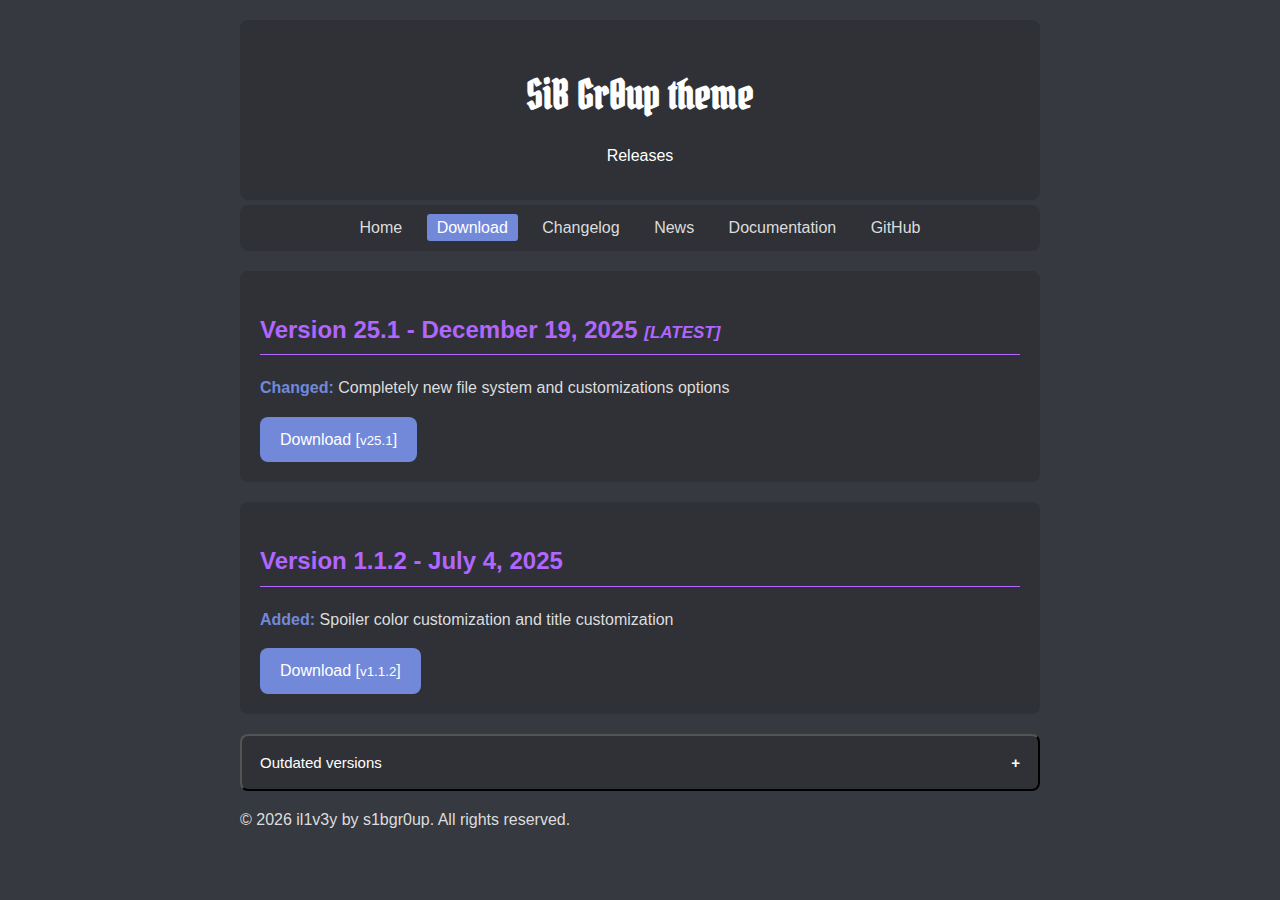
<file: releases/index.html>
<!DOCTYPE html>
<html lang="en" prefix="og: https://ogp.me/ns#">

<head>
    <meta charset="UTF-8">
    <meta name="viewport" content="width=device-width, initial-scale=1.0">
    <title>Releases - SiB Gr0up theme</title>
    <link href="https://fonts.googleapis.com/css2?family=Pirata+One&display=swap" rel="stylesheet">

    <meta name="msapplication-TileColor" content="#9f00a7">
    <meta name="theme-color" content="#ffffff">
    <meta property="og:title" content="Releases" />
    <meta property="og:description" content="Releases page for @il1v3y Discordia project" />
    <meta property="og:type" content="website" />
    <meta property="og:url" content="https://ind4skylivey.github.io/S1B-Discord/releases/" />
    <meta property="og:image" content="https://i.imgur.com/rQ8Jokf.png" />
    <meta property="og:site_name" content="Discordia" />
    <style>
        body {
            font-family: Arial, sans-serif;
            line-height: 1.6;
            color: #dcddde;
            max-width: 800px;
            margin: 0 auto;
            padding: 20px;
            background-color: #36393f;
        }

        header {
            background-color: #2f3136;
            color: white;
            text-align: center;
            padding: 1rem;
            border-radius: 8px;
        }

        h1 {
            margin-bottom: 0;
            font-family: 'Pirata One', cursive;
            font-size: 2.5em;
        }

        .version-section {
            background-color: #2f3136;
            padding: 20px;
            margin: 20px 0;
            border-radius: 8px;
        }

        .version-title {
            color: #b266ff;
            border-bottom: 1px solid #b266ff;
            padding-bottom: 5px;
        }

        .changelog-list {
            list-style-type: none;
            padding-left: 0;
        }

        .changelog-list li {
            margin-bottom: 10px;
        }

        .changelog-type {
            font-weight: bold;
            color: #7289da;
        }

        .beta {
            background-color: #4a412a;
        }

        .beta .version-title {
            color: #ffd700;
            border-bottom-color: #ffd700;
        }

        .bl {
            background-color: #2f3136;
        }

        .bl .version-title {
            color: #2d40cb;
            border-bottom-color: #2d40cb;
        }

        .discontinued {
            background-color: #4a302a;
        }

        .discontinued .version-title {
            color: #ff1100;
            border-bottom-color: #ff1100;
        }

        warningtext {
            color: #ffd700;
        }

        .button {
            display: inline-block;
            background-color: #7289da;
            color: white;
            padding: 10px 20px;
            text-decoration: none;
            border-radius: 8px;
            transition: background-color 0.3s;
        }

        .discontinuedbutton {
            display: inline-block;
            background-color: #7d91daa6;
            color: white;
            padding: 10px 20px;
            text-decoration: none;
            border-radius: 8px;
            transition: background-color 0.3s;
            pointer-events: none;
        }

        .button:hover {
            background-color: #5b6eae;
        }

        /* styles for navigation */
        nav {
            background-color: #2f3136;
            padding: 10px;
            margin-top: 5px;
            border-radius: 8px;
            text-align: center;
        }

        nav a {
            color: #dcddde;
            text-decoration: none;
            padding: 5px 10px;
            margin: 0 5px;
            border-radius: 3px;
            transition: background-color 0.3s;
        }

        nav a:hover {
            background-color: #b266ff;
            color: white;
        }

        nav a.active {
            background-color: #7289da;
            color: white;
        }

        li a {
            color: #00A6F6;
        }

        /*collapsible*/
        .collapsible {
            background-color: #2f3136;
            color: white;
            cursor: pointer;
            padding: 18px;
            width: 100%;
            border-radius: 8px;
            text-align: left;
            outline: none;
            font-size: 15px;
        }

        .activec,
        .collapsible:hover {
            background-color: #2f3136a1;
        }

        .collapsible:after {
            content: '\002B';
            color: white;
            font-weight: bold;
            float: right;
            margin-left: 5px;
        }

        .activec:after {
            content: "\2212";
        }

        .content {
            padding: 0 18px;
            max-height: 0;
            overflow: hidden;
            transition: max-height 0.2s ease-out;
        }
    </style>
</head>

<body onload="updateCopyrightYear()">
    <header>
        <h1>SiB Gr0up theme</h1>
        <p>Releases</p>
    </header>

    <nav>
        <a href="https://ind4skylivey.github.io/S1B-Discord">Home</a>
        <a href="#" class="active">Download</a>
        <a href="https://ind4skylivey.github.io/S1B-Discord/changelog">Changelog</a>
        <a href="https://ind4skylivey.github.io/S1B-Discord/news">News</a>
        <a href="https://github.com/ind4skylivey/S1B-Discord/wiki">Documentation</a>
        <a href="https://github.com/ind4skylivey/S1B-Discord">GitHub</a>
    </nav>

    <main>

        <!--<section id="20250424" class="version-section">
            <h2 class="version-title">Version 1.1.1 - April 24, 2025</h2>
            <ul class="changelog-list">
                <li><span class="changelog-type">Added:</span> Spoiler color customization and title customization</li>
            </ul>
            <a target="_blank" href="https://github.com/ind4skylivey/S1B-Discord/releases/v1.1.1"
                class="button">Download [<small>v1.1.1</small>]</a>
        </section>-->

        <section id="20251219" class="version-section">
            <h2 class="version-title">Version 25.1 - December 19, 2025 <i style="font-size:17px">[LATEST]</i></h2>
            <ul class="changelog-list">
                <li><span class="changelog-type">Changed:</span> Completely new file system and customizations options</li>
            </ul>
            <a target="_blank" href="https://github.com/ind4skylivey/S1B-Discord/releases/v25.1"
                class="button">Download [<small>v25.1</small>]</a>
        </section>

        <section id="20250704" class="version-section">
            <h2 class="version-title">Version 1.1.2 - July 4, 2025 <i style="font-size:17px"></i></h2>
            <ul class="changelog-list">
                <li><span class="changelog-type">Added:</span> Spoiler color customization and title customization</li>
            </ul>
            <a target="_blank" href="https://github.com/ind4skylivey/S1B-Discord/releases/v1.1.2"
                class="button">Download [<small>v1.1.2</small>]</a>
        </section>

        <button class="collapsible">Outdated versions</button>
        <div class="content">
            <!-- Collapsible contents -->
            <section id="20250424" class="version-section discontinued">
            <h2 class="version-title">[OUTDATED] Version 1.1.1 - April 24, 2025</h2>
            <ul class="changelog-list">
                <li><span class="changelog-type">Added:</span> Spoiler color customization and title customization</li>
            </ul>
            <a target="_blank" href="https://github.com/ind4skylivey/S1B-Discord/releases/v1.1.1"
                class="discontinuedbutton">Download [<small>v1.1.1</small>]</a>
        </section>

             <section id="20250331bl" class="version-section discontinued">
            <h2 class="version-title">[OUTDATED] Version 1.1.1 backgroundless - March 31, 2025</h2>
            <ul class="changelog-list">
                <li><span class="changelog-type">New:</span> Backgroundless edition!</li>
            </ul>
            <a target="_blank" href="https://github.com/ind4skylivey/S1B-Discord/releases/v1.1.1-bl"
                class="discontinuedbutton">Download [<small>backgroundless v1.1.1</small>]</a>
        </section>

        <section id="20250326" class="version-section discontinued">
            <h2 class="version-title">[OUTDATED] Version 1.1.0 - March 26, 2025</h2>
            <ul class="changelog-list">
                <li><span class="changelog-type">New:</span> Discord UI Refresh update</li>
            </ul>
            <a target="_blank" href="https://github.com/ind4skylivey/S1B-Discord/releases/v1.1.0"
                class="discontinuedbutton">Download [<small>v1.1.0</small>]</a>
        </section>
            <section id="20250308" class="version-section discontinued">
                <h2 class="version-title">[OUTDATED] Version 1.0.9 - March 08, 2025</h2>
                <ul class="changelog-list">
                    <li><span class="changelog-type">Added:</span> macOS dots customization <a
                            href="https://github.com/ind4skylivey/S1B-Discord/discussions/78">#78</a></li>
                </ul>
                <a target="_blank" href="https://github.com/ind4skylivey/S1B-Discord/releases/v1.0.9"
                    class="discontinuedbutton">Download [<small>v1.0.9</small>]</a>
            </section>

            <section id="20250130awkglass" class="version-section discontinued">
                <h2 class="version-title">[OUTDATED] Version 1.0.8 awkglass - January 30, 2025</h2>
                <ul class="changelog-list">
                    <li><span class="changelog-type">Added:</span> app blur customization and discord logo customization <a
                            href="https://github.com/ind4skylivey/S1B-Discord/discussions/75">#75</a></li>
                </ul>
                <a target="_blank" href="https://github.com/ind4skylivey/S1B-Discord/releases/v1.0.8-awkglass"
                    class="discontinuedbutton">Download [awkglass <small>v1.0.8</small>]</a>
            </section>

            <section id="20250126awkglass" class="version-section discontinued">
                <h2 class="version-title">[OUTDATED] Version 1.0.7 awkglass - January 26, 2025</h2>
                <ul class="changelog-list">
                    <li><span class="changelog-type">Added:</span> Colored mentions based on role color (credits to <a
                            href="https://github.com/davart154">davart154</a>)</li>
                </ul>
                <a target="_blank" href="https://github.com/ind4skylivey/S1B-Discord/releases/v1.0.7-awkglass"
                    class="discontinuedbutton">Download [awkglass <small>v1.0.7</small>]</a>
            </section>

            <section id="20250118awkglass" class="version-section discontinued">
                <h2 class="version-title">[OUTDATED] Version 1.0.6 awkglass - January 18, 2025</h2>
                <ul class="changelog-list">
                    <li><span class="changelog-type">Fixed:</span> <a
                            href="https://github.com/ind4skylivey/S1B-Discord/discussions/45">#45</a></li>
                </ul>
                <a target="_blank" href="https://github.com/ind4skylivey/S1B-Discord/releases/v1.0.6-awkglass"
                    class="discontinuedbutton">Download [awkglass <small>v1.0.6</small>]</a>
            </section>

            <section id="20250103awkglass" class="version-section discontinued">
                <h2 class="version-title">[OUTDATED] Version 1.0.5 awkglass - January 03, 2025</h2>
                <ul class="changelog-list">
                    <li><span class="changelog-type">Added:</span> Option to disable the servers bar at the top of the
                        screen</li>
                </ul>
                <a target="_blank" href="https://github.com/ind4skylivey/S1B-Discord/releases/v1.0.5-awkglass"
                    class="discontinuedbutton">Download [awkglass <small>v1.0.5</small>]</a>
            </section>

            <section id="20241229awkglass" class="version-section discontinued">
                <h2 class="version-title">[OUTDATED] Version 1.0.4 awkglass - December 29, 2024</h2>
                <ul class="changelog-list">
                    <li><span class="changelog-type">Added:</span> Font customization</li>
                </ul>
                <a target="_blank" href="https://github.com/ind4skylivey/S1B-Discord/releases/v1.0.4-awkglass"
                    class="discontinuedbutton">Download [awkglass <small>v1.0.4</small>]</a>
            </section>

            <section id="20241028awkglass" class="version-section discontinued">
                <h2 class="version-title">[OUTDATED] Version 1.0.3 awkglass - October 28, 2024</h2>
                <ul class="changelog-list">
                    <li><span class="changelog-type">Improved:</span> Possibility to customize more options</li>
                </ul>
                <a target="_blank" href="https://github.com/ind4skylivey/S1B-Discord/releases/v1.0.3-awkglass"
                    class="discontinuedbutton">Download [awkglass <small>v1.0.3</small>]</a>
            </section>

            <section id="20241013awkglass" class="version-section discontinued">
                <h2 class="version-title">[OUTDATED] Version 1.0.2-beta.awkglass - October 13, 2024</h2>
                <ul class="changelog-list">
                    <li><span class="changelog-type">Added:</span> Possibility to customize more options</li>
                    <li><span class="changelog-type">Improved:</span> Color optimization</li>
                    <li><span class="changelog-type">Fixed:</span> Forum channel container</li>
                    <li><span class="changelog-type">Note:</span> This is a <warningtext>stable</warningtext> release of
                        beta awkglass</li>
                </ul>
                <a target="_blank" href="https://github.com/ind4skylivey/S1B-Discord/releases/v1.0.2-beta.awkglass"
                    class="discontinuedbutton">Download [awkglass stable <small>v1.0.2</small>]</a>
            </section>

            <section class="version-section discontinued">
                <h2 class="version-title">[DISCONTINUED] Version 1.0.0-beta.durple - October 7, 2024</h2>
                <ul class="changelog-list">
                    <li><span class="changelog-type">Added:</span> DarkPurple background to user GUI</li>
                    <li><span class="changelog-type">Caution:</span> This beta it's stable but some visual glitches may
                        happens <warningtext>[enable/install at your own risk]</warningtext>
                    </li>
                </ul>
                <a target="_blank" href="https://github.com/ind4skylivey/S1B-Discord/releases/v1.0.0-beta.durple"
                    class="discontinuedbutton">Download [durple version]</a>
            </section>

            <section class="version-section discontinued">
                <h2 class="version-title">[OUTDATED] Version 1.0.7 - September 28, 2024</h2>
                <ul class="changelog-list">
                    <li><span class="changelog-type">Added:</span> Possibility to change '--status-danger' property
                        color</li>
                    <li><span class="changelog-type">Improved:</span> VC activities re-style</li>
                </ul>
                <a target="_blank" href="https://github.com/ind4skylivey/S1B-Discord/releases/v1.0.7"
                    class="discontinuedbutton">Download [v1.0.7]</a>
            </section>

            <section class="version-section discontinued">
                <h2 class="version-title">[OUTDATED] Version 1.0.1-beta.awkglass - October 11, 2024</h2>
                <ul class="changelog-list">
                    <li><span class="changelog-type">Fixed:</span> <a style="color: #00A6F6;"
                            href="https://ind4skylivey.github.io/S1B-Discord/changelog/#20241011awkglass">click
                            here</a></li>
                    <li><span class="changelog-type">Caution:</span> This beta shouldn't be instable but may cause some
                        visual glitches <warningtext>[enable/install at your own risk]</warningtext>
                    </li>
                </ul>
                <a target="_blank" href="https://github.com/ind4skylivey/S1B-Discord/releases/v1.0.1-beta.awkglass"
                    class="discontinuedbutton">Download [awkglass version]</a>
            </section>

            <section class="version-section discontinued">
                <h2 class="version-title">[OUTDATED] Version 1.0.0-beta.awkglass - October 7, 2024</h2>
                <ul class="changelog-list">
                    <li><span class="changelog-type">Added:</span> Transparent window</li>
                    <li><span class="changelog-type">Fixed:</span> Color issues</li>
                    <li><span class="changelog-type">Caution:</span> This beta it's instable and may cause some visual
                        glitches <warningtext>[enable/install at your own risk]</warningtext>
                    </li>
                </ul>
                <a target="_blank" href="https://github.com/ind4skylivey/S1B-Discord/releases/v1.0.0-beta.awkglass"
                    class="discontinuedbutton">Download [awkglass version]</a>
            </section>

            <section class="version-section discontinued">
                <h2 class="version-title">[OUTDATED] Version 1.0.6 - September 13, 2024</h2>
                <ul class="changelog-list">
                    <li><span class="changelog-type">Improved:</span> Better contrast for reactions number color + beta
                        version available from source code</li>
                    <li><span class="changelog-type">Fixed:</span> Issue with info panel and activity panel</li>
                </ul>
                <a target="_blank" href="https://github.com/ind4skylivey/S1B-Discord/releases/v1.0.6"
                    class="discontinuedbutton">Download [v1.0.6]</a>
            </section>

            <section class="version-section discontinued">
                <h2 class="version-title">[DISCONTINUED] Version 1.0.0-beta.absolute - September 13, 2024</h2>
                <ul class="changelog-list">
                    <li><span class="changelog-type">Added:</span> Experimental infoArea: userinfo, activity and <a
                            style="color: #00A6F6;" href="https://vencord.dev/plugins/SpotifyControls">spotify
                            control</a> panels</li>
                    <li><span class="changelog-type">Changed:</span> Adjusted backgruond colors for an high contrast
                    </li>
                    <li><span class="changelog-type">Fixed:</span> Minor visual glitches in member list</li>
                    <li><span class="changelog-type">Caution:</span> Experimental infoArea it's instable and may cause
                        some visual glitches <warningtext>[enable/install at your own risk]</warningtext>
                    </li>
                </ul>
                <a target="_blank" href="https://github.com/ind4skylivey/S1B-Discord/releases/v2.0.0-beta.1"
                    class="discontinuedbutton">Download [absolute version]</a>
            </section>

            <section class="version-section discontinued">
                <h2 class="version-title">[OUTDATED] Version 1.0.5 - September 10, 2024</h2>
                <ul class="changelog-list">
                    <li><span class="changelog-type">Added:</span> <a style="color: #00A6F6;"
                            href="https://github.com/ind4skylivey/S1B-Discord/commits/v1.0.5">Everything</a></li>
                </ul>
                <a target="_blank" href="https://github.com/ind4skylivey/S1B-Discord/releases/v1.0.5"
                    class="discontinuedbutton">Download [v1.0.5]</a>
            </section>

        </div>

    </main>

    <footer>
        <p>&copy; 202X il1v3y by s1bgr0up. All rights reserved.</p>
    </footer>

    <script>
        function updateCopyrightYear(selector = 'footer p') {
            const yearElement = document.querySelector(selector);
            if (yearElement) {
                const currentYear = new Date().getFullYear();
                yearElement.innerHTML = `&copy; ${currentYear} il1v3y by s1bgr0up. All rights reserved.`;
            }
        }
    </script>

    <script>
        var coll = document.getElementsByClassName("collapsible");
        var i;

        for (i = 0; i < coll.length; i++) {
            coll[i].addEventListener("click", function () {
                this.classList.toggle("activec");
                var content = this.nextElementSibling;
                if (content.style.maxHeight) {
                    content.style.maxHeight = null;
                } else {
                    content.style.maxHeight = content.scrollHeight + "px";
                }
            });
        }
    </script>

</body>

</html>
</file>
